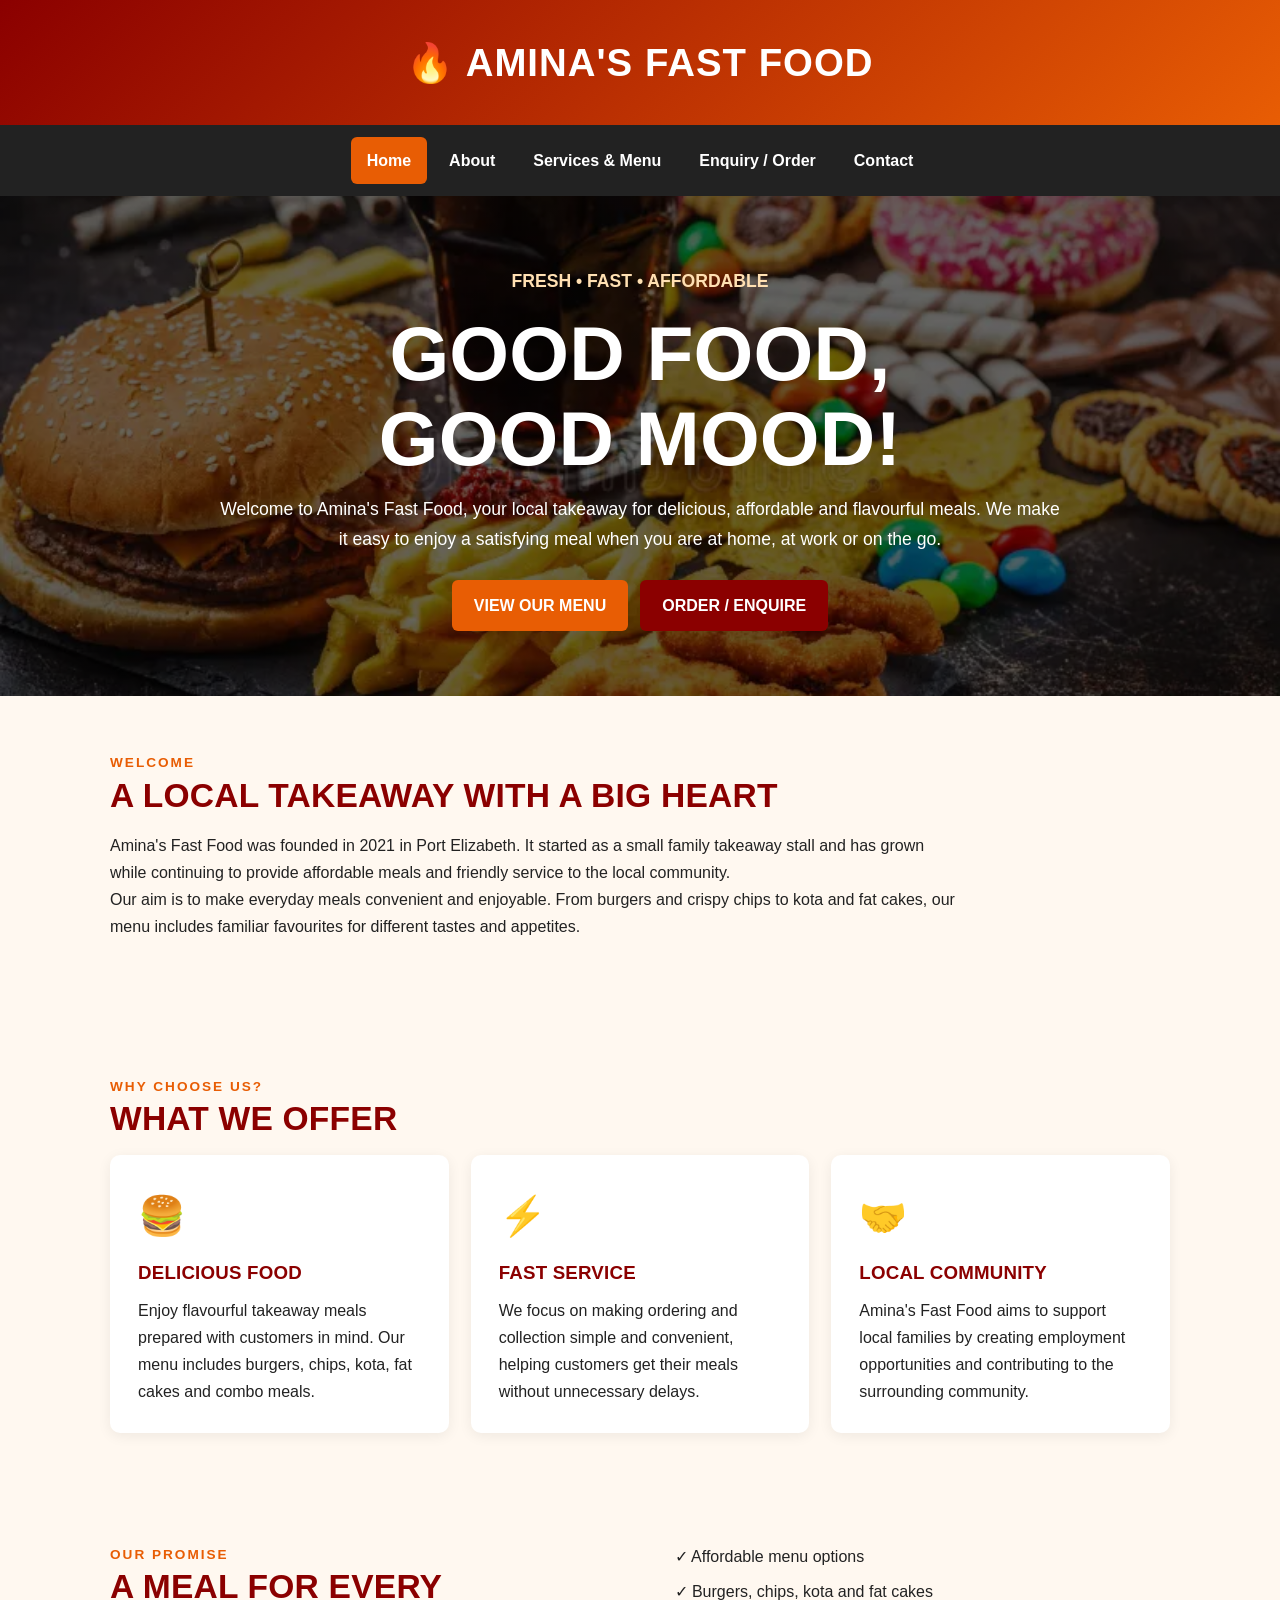
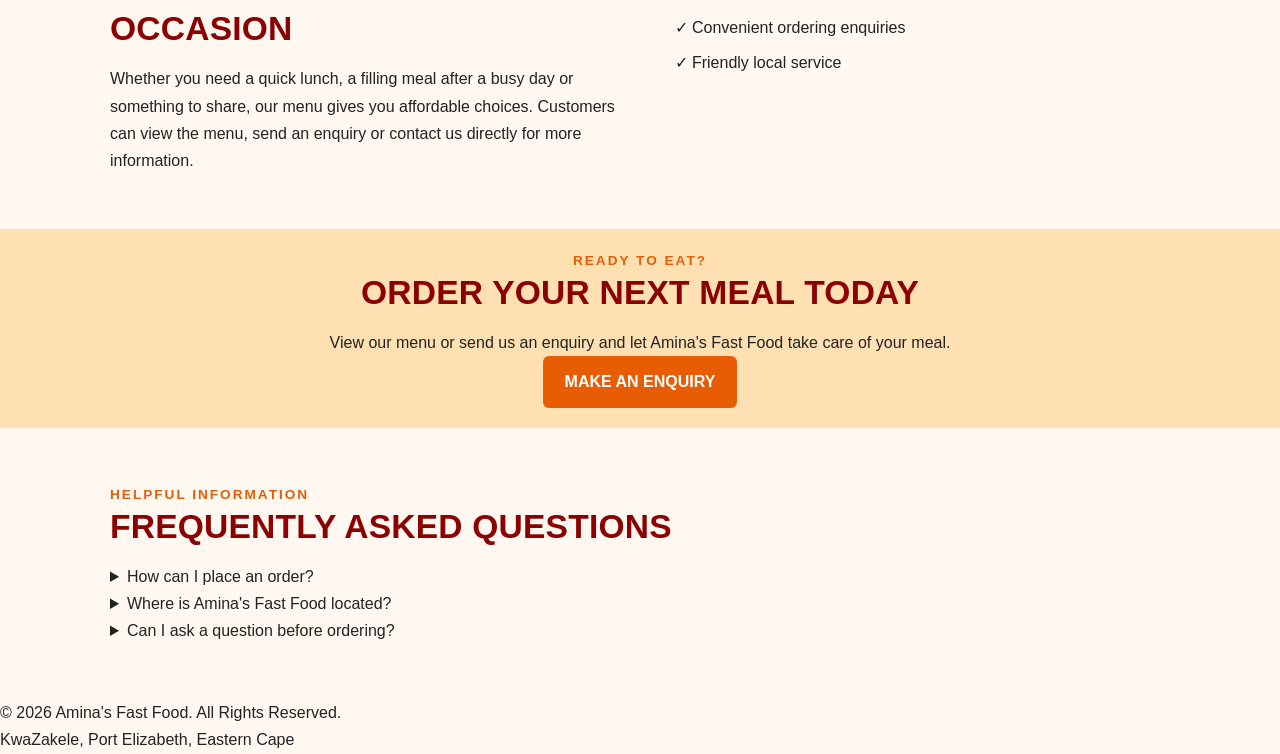
<file: index.html>
<!DOCTYPE html>
<!-- <!DOCTYPE html> tells the browser that this page uses HTML5. -->
<html lang="en">
<!-- <html> is the root element; lang="en" says the page is written in English. -->
<head>
<!-- <head> contains page information that is not displayed as main page content. -->
    <meta charset="UTF-8">
    <!-- Sets page metadata for the browser, search engines or social sharing. -->
    <meta name="description" content="Amina's Fast Food - fresh, fast and affordable meals in KwaZakele, Port Elizabeth.">
      <!-- Sets page metadata for the browser, search engines or social sharing. -->
      <meta name="keywords" content="Amina's Fast Food, fast food KwaZakele, affordable food Gqeberha, Port Elizabeth takeaway, burgers, kota, chips, fat cakes">
    <!-- Sets page metadata for the browser, search engines or social sharing. -->
    <meta name="viewport" content="width=device-width, initial-scale=1.0">
    <!-- <meta charset> sets UTF-8 character encoding so text and symbols display correctly. -->
    <!-- The viewport meta tag makes the layout fit phones, tablets and computers. -->
<meta property="og:title" content="Amina's Fast Food | Home">
  <!-- Sets page metadata for the browser, search engines or social sharing. -->
  <meta property="og:description" content="Amina's Fast Food - fresh, fast and affordable meals in KwaZakele, Port Elizabeth.">
    <!-- The description meta tag gives search engines a short description of the page. -->
    <title>Amina's Fast Food | Home</title>
    <!-- <title> sets the name shown on the browser tab. -->
    <link rel="stylesheet" href="Assets/css/style.css">
    <!-- <link> connects this HTML file to the external CSS stylesheet. -->
  <script src="Assets/js/script.js" defer></script>
</head>
<!-- </head> ends the page information section. -->
<body>
<!-- <body> contains all content visible to website visitors. -->

<header class="site-header">
<!-- <header> creates the top section; class="site-header" connects it to CSS styling. -->
    <div class="logo">🔥 AMINA'S FAST FOOD</div>
    <!-- <div> groups the business name; class="logo" identifies it for CSS. -->
</header>
<!-- </header> closes the website header. -->

<nav class="navbar">
<!-- <nav> contains navigation links; class="navbar" styles the navigation with CSS. -->
    <a href="index.html" class="active">Home</a>
    <!-- <a> creates a link; href gives its destination and active marks the current page. -->
    <a href="Pages/about.html">About</a>
    <!-- This <a> link opens the About page. -->
    <a href="Pages/services.html">Services &amp; Menu</a>
    <!-- This <a> link opens the Services and Menu page; &amp; displays an ampersand. -->
    <a href="Pages/enquiry.html">Enquiry / Order</a>
    <!-- This <a> link opens the enquiry and order page. -->
    <a href="Pages/contact.html">Contact</a>
    <!-- This <a> link opens the Contact page. -->
</nav>
<!-- </nav> closes the navigation menu. -->

<main>
<!-- <main> identifies the main content of the webpage. -->
    <section class="hero">
    <!-- <section> creates a content section; class="hero" gives it the large hero design. -->
        <div class="hero-content">
        <!-- <div> groups the hero content; hero-content controls its width with CSS. -->
            <p class="tagline">FRESH • FAST • AFFORDABLE</p>
            <!-- <p> displays the short hero slogan. -->
            <h1>GOOD FOOD,<br>GOOD MOOD!</h1>
            <!-- <h1> is the main heading; <br> forces the second words onto a new line. -->
            <p>Welcome to Amina's Fast Food, your local takeaway for delicious, affordable and flavourful meals. We make it easy to enjoy a satisfying meal when you are at home, at work or on the go.</p>
            <!-- <p> displays the introductory hero paragraph. -->
            <div class="button-group">
            <!-- This <div> groups the call-to-action buttons for CSS layout. -->
                <a href="Pages/services.html" class="btn">VIEW OUR MENU</a>
                <!-- This <a> acts as a styled button and opens the menu page. -->
                <a href="Pages/enquiry.html" class="btn btn-red">ORDER / ENQUIRE</a>
                <!-- This <a> opens the order page and uses two CSS classes for button styling. -->
            </div>
            <!-- </div> closes the button group. -->
        </div>
        <!-- </div> closes the hero content container. -->
    </section>
    <!-- </section> closes the hero area. -->

    <section class="container intro">
    <!-- This <section> contains the welcome information and uses container and intro CSS classes. -->
        <p class="eyebrow">WELCOME</p>
        <!-- This <p> is a small section label styled by the eyebrow class. -->
        <h2>A LOCAL TAKEAWAY WITH A BIG HEART</h2>
        <!-- <h2> creates a second-level section heading. -->
        <p>Amina's Fast Food was founded in 2021 in Port Elizabeth. It started as a small family takeaway stall and has grown while continuing to provide affordable meals and friendly service to the local community.</p>
        <!-- This <p> gives background information about the business. -->
        <p>Our aim is to make everyday meals convenient and enjoyable. From burgers and crispy chips to kota and fat cakes, our menu includes familiar favourites for different tastes and appetites.</p>
        <!-- This <p> explains the food choices offered by the business. -->
    </section>
    <!-- </section> closes the introduction section. -->

    <section class="container">
    <!-- This <section> contains the main features of the business. -->
        <div class="section-heading">
        <!-- This <div> groups the section heading text. -->
            <p class="eyebrow">WHY CHOOSE US?</p>
            <!-- The eyebrow paragraph provides a small heading label. -->
            <h2>WHAT WE OFFER</h2>
            <!-- <h2> displays the section title. -->
        </div>
        <!-- </div> closes the section heading group. -->

        <div class="cards">
        <!-- This <div> creates a grid container for the feature cards. -->
            <article class="card">
            <!-- <article> contains one independent feature; class="card" applies card styling. -->
                <div class="card-icon">🍔</div>
                <!-- This <div> displays the burger icon used for the card. -->
                <h3>DELICIOUS FOOD</h3>
                <!-- <h3> creates the card heading. -->
                <p>Enjoy flavourful takeaway meals prepared with customers in mind. Our menu includes burgers, chips, kota, fat cakes and combo meals.</p>
                <!-- <p> describes the food offered. -->
            </article>
            <!-- </article> closes the first feature card. -->

            <article class="card">
            <!-- This <article> creates the second feature card. -->
                <div class="card-icon">⚡</div>
                <!-- This <div> displays the fast-service icon. -->
                <h3>FAST SERVICE</h3>
                <!-- <h3> creates the fast-service heading. -->
                <p>We focus on making ordering and collection simple and convenient, helping customers get their meals without unnecessary delays.</p>
                <!-- <p> explains the service benefit. -->
            </article>
            <!-- </article> closes the second feature card. -->

            <article class="card">
            <!-- This <article> creates the third feature card. -->
                <div class="card-icon">🤝</div>
                <!-- This <div> displays the community icon. -->
                <h3>LOCAL COMMUNITY</h3>
                <!-- <h3> creates the community heading. -->
                <p>Amina's Fast Food aims to support local families by creating employment opportunities and contributing to the surrounding community.</p>
                <!-- <p> explains the business community focus. -->
            </article>
            <!-- </article> closes the third feature card. -->
        </div>
        <!-- </div> closes the cards grid. -->
    </section>
    <!-- </section> closes the features section. -->

    <section class="container highlights">
    <!-- This <section> contains the business promise and uses the highlights grid. -->
        <div>
        <!-- <div> groups the promise heading and paragraph. -->
            <p class="eyebrow">OUR PROMISE</p>
            <!-- This <p> is the small section label. -->
            <h2>A MEAL FOR EVERY OCCASION</h2>
            <!-- <h2> creates the section heading. -->
            <p>Whether you need a quick lunch, a filling meal after a busy day or something to share, our menu gives you affordable choices. Customers can view the menu, send an enquiry or contact us directly for more information.</p>
            <!-- This <p> explains the available meal choices. -->
        </div>
        <!-- </div> closes the promise content. -->
        <div class="info-list">
        <!-- This <div> groups the list-style highlights and applies info-list CSS. -->
            <p>✓ Affordable menu options</p>
            <!-- <p> displays the first highlighted point. -->
            <p>✓ Burgers, chips, kota and fat cakes</p>
            <!-- <p> displays the second highlighted point. -->
            <p>✓ Convenient ordering enquiries</p>
            <!-- <p> displays the third highlighted point. -->
            <p>✓ Friendly local service</p>
            <!-- <p> displays the fourth highlighted point. -->
        </div>
        <!-- </div> closes the highlights list. -->
    </section>
    <!-- </section> closes the highlights section. -->

    <section class="cta">
    <!-- <section> creates the final call-to-action area; cta is its CSS class. -->
        <p class="eyebrow">READY TO EAT?</p>
        <!-- This <p> displays the CTA label. -->
        <h2>ORDER YOUR NEXT MEAL TODAY</h2>
        <!-- <h2> displays the CTA heading. -->
        <p>View our menu or send us an enquiry and let Amina's Fast Food take care of your meal.</p>
        <!-- <p> gives visitors instructions before the button. -->
        <a href="Pages/enquiry.html" class="btn">MAKE AN ENQUIRY</a>
        <!-- <a> creates a styled button that opens the enquiry page. -->
    </section>
    <!-- </section> closes the CTA section. -->

<section class="container faq-section">
<p class="eyebrow">HELPFUL INFORMATION</p><h2>FREQUENTLY ASKED QUESTIONS</h2>
<details class="faq-item"><summary>How can I place an order?</summary><p>View the menu, complete the Enquiry / Order form and use WhatsApp to confirm your request.</p></details>
<details class="faq-item"><summary>Where is Amina's Fast Food located?</summary><p>The business is listed in KwaZakele, Port Elizabeth, Eastern Cape. Use the Contact page map link for directions.</p></details>
<details class="faq-item"><summary>Can I ask a question before ordering?</summary><p>Yes. Use the Enquiry page for a menu or service question, or the Contact page for a general message.</p></details>
</section>
</main>
<!-- </main> closes the main webpage content. -->

<footer>
<!-- <footer> contains information shown at the bottom of the page. -->
    <p>&copy; 2026 Amina's Fast Food. All Rights Reserved.</p>
    <!-- <p> displays copyright text; &copy; creates the copyright symbol. -->
    <p>KwaZakele, Port Elizabeth, Eastern Cape</p>
    <!-- <p> displays the business location. -->
</footer>
<!-- </footer> closes the footer. -->

</body>
<!-- </body> closes all visible webpage content. -->
</html>
<!-- </html> closes the HTML document. -->
</file>
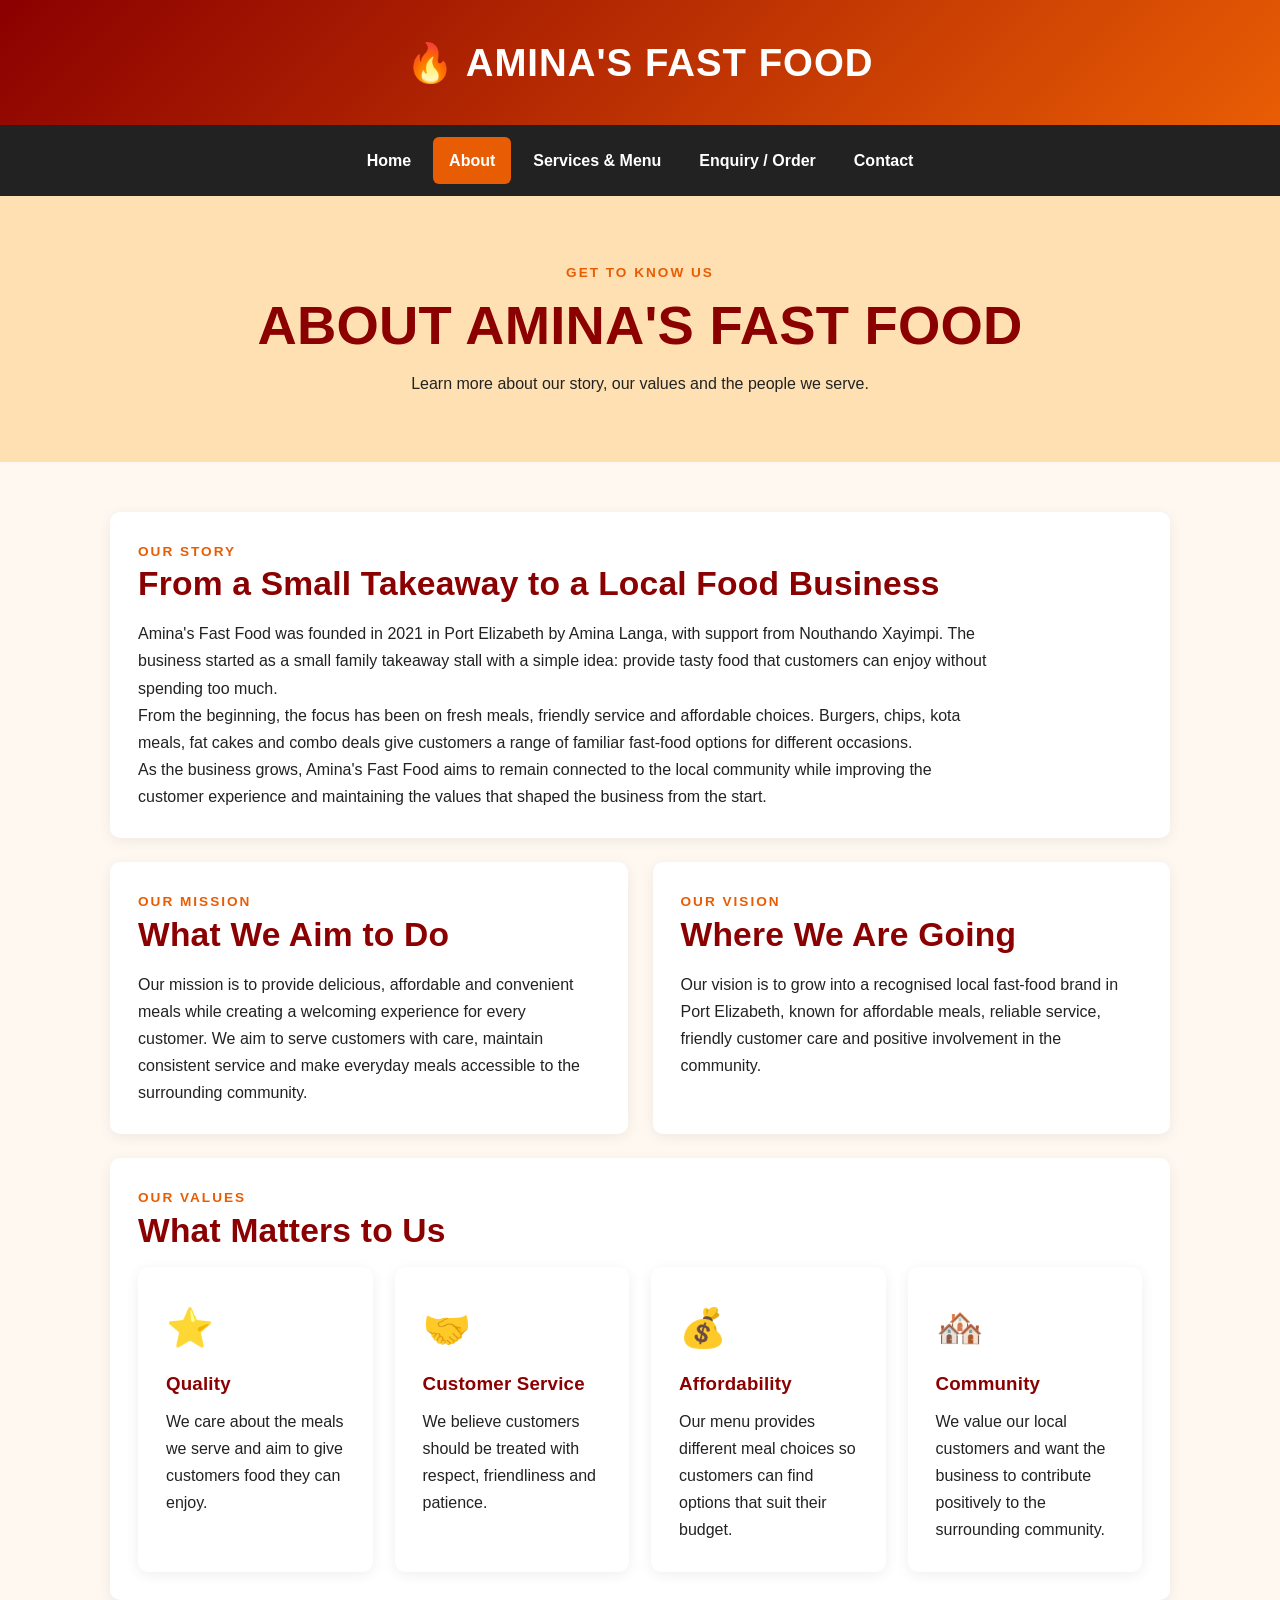
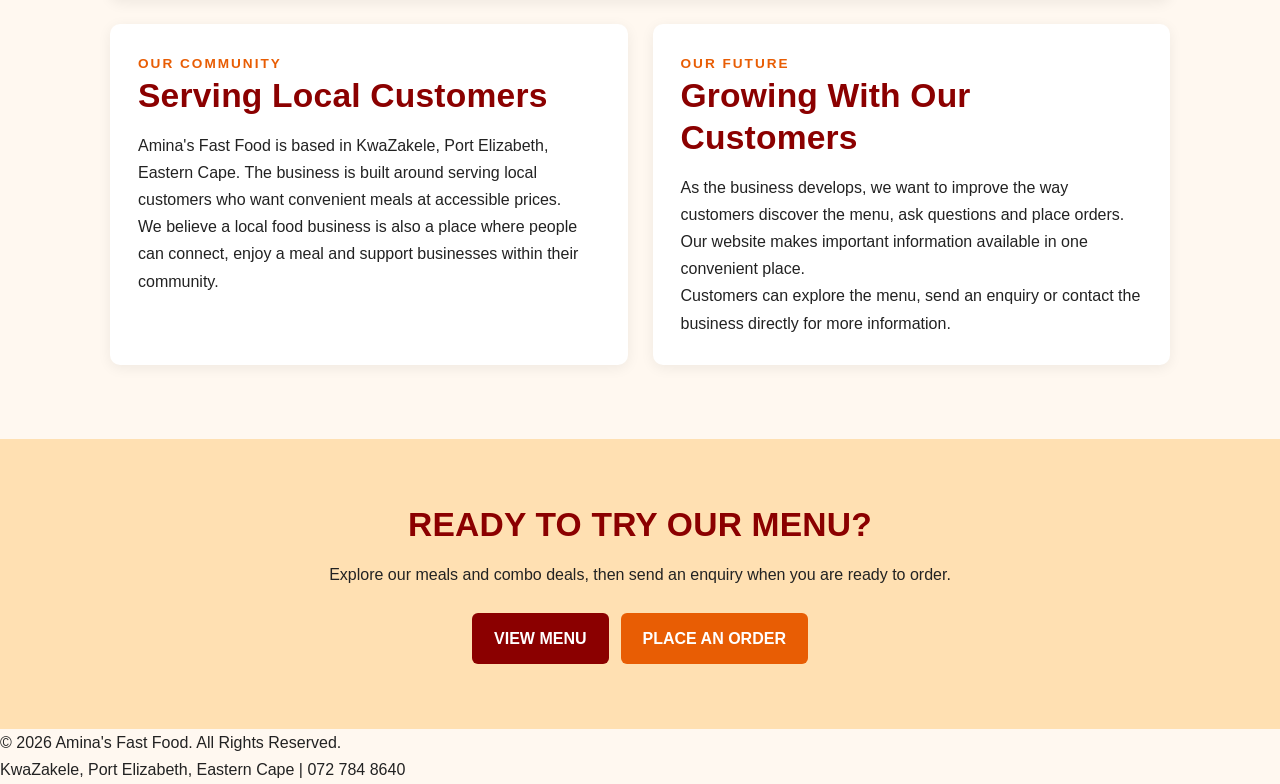
<file: Pages/about.html>
<!-- Page overview: this file contains the About page structure, content and navigation. -->
<!DOCTYPE html>
<!-- DOCTYPE declares that the document uses HTML5. -->
<html lang="en">
<!-- html is the root element; lang="en" sets English as the page language. -->
<head>
<!-- head contains metadata and links used by the browser. -->
  <meta charset="UTF-8">
  <meta name="description" content="Learn about Amina's Fast Food, our story, mission, vision and values.">
      <meta name="keywords" content="about Amina's Fast Food, fast food business KwaZakele, local takeaway Gqeberha, affordable meals, Port Elizabeth food business">
  <meta name="viewport" content="width=device-width, initial-scale=1.0">
  <!-- meta charset sets UTF-8 character encoding. -->
  <!-- viewport makes the page responsive on different screen sizes. -->
<meta property="og:title" content="About Us | Amina's Fast Food">
  <meta property="og:description" content="Learn about Amina's Fast Food, our story, mission, vision and values.">
  <!-- description gives search engines a short description of the page. -->
  <title>About Us | Amina's Fast Food</title>
  <!-- title sets the text shown on the browser tab. -->
  <link rel="stylesheet" href="../Assets/css/style.css">
  <!-- link connects this page to the external CSS file; ../ goes up from Pages to the main folder. -->
  <script src="../Assets/js/script.js" defer></script>
</head>
<!-- Closing head ends the metadata area. -->
<body>
<!-- body contains the visible webpage content. -->
  <header class="site-header">
  <!-- header creates the top website section and site-header connects it to CSS. -->
    <div class="logo">🔥 AMINA'S FAST FOOD</div>
    <!-- div groups the business name; logo is the CSS class. -->
  </header>
  <!-- Closing header ends the website header. -->

  <nav class="navbar">
  <!-- nav contains the main website navigation links. -->
    <a href="../index.html">Home</a>
    <!-- a creates a hyperlink; href gives the destination. -->
    <a class="active" href="about.html">About</a>
    <!-- class="active" shows that About is the current page. -->
    <a href="services.html">Services &amp; Menu</a>
    <!-- This link opens the Services and Menu page; &amp; displays &. -->
    <a href="enquiry.html">Enquiry / Order</a>
    <!-- This link opens the enquiry/order page. -->
    <a href="contact.html">Contact</a>
    <!-- This link opens the contact page. -->
  </nav>
  <!-- Closing nav ends the navigation menu. -->

  <main>
  <!-- main identifies the primary content of this webpage. -->
    <section class="page-banner page-header">
    <!-- section creates a content area; the two classes control banner styling. -->
      <p class="eyebrow">GET TO KNOW US</p>
      <!-- p displays a small section label. -->
      <h1>ABOUT AMINA'S FAST FOOD</h1>
      <!-- h1 is the main heading of the page. -->
      <p>Learn more about our story, our values and the people we serve.</p>
      <!-- p displays supporting text below the main heading. -->
    </section>
    <!-- Closing section ends the page banner. -->

    <section class="container content-section">
    <!-- This section uses container for width and content-section for spacing. -->
      <div class="box intro">
      <!-- div groups the story; box and intro provide CSS styling. -->
        <p class="eyebrow">OUR STORY</p>
        <!-- p displays the story label. -->
        <h2>From a Small Takeaway to a Local Food Business</h2>
        <!-- h2 creates a section heading below the page h1. -->
        <p>Amina's Fast Food was founded in 2021 in Port Elizabeth by Amina Langa, with support from Nouthando Xayimpi. The business started as a small family takeaway stall with a simple idea: provide tasty food that customers can enjoy without spending too much.</p>
        <!-- p contains the first paragraph of the business story. -->
        <p>From the beginning, the focus has been on fresh meals, friendly service and affordable choices. Burgers, chips, kota meals, fat cakes and combo deals give customers a range of familiar fast-food options for different occasions.</p>
        <!-- p contains the second story paragraph. -->
        <p>As the business grows, Amina's Fast Food aims to remain connected to the local community while improving the customer experience and maintaining the values that shaped the business from the start.</p>
        <!-- p contains the third story paragraph. -->
      </div>
      <!-- Closing div ends the story box. -->

      <div class="two-column">
      <!-- div creates a two-column layout controlled by CSS Grid. -->
        <div class="box">
        <!-- div creates the mission content box. -->
          <p class="eyebrow">OUR MISSION</p>
          <!-- p displays the mission label. -->
          <h2>What We Aim to Do</h2>
          <!-- h2 creates the mission heading. -->
          <p>Our mission is to provide delicious, affordable and convenient meals while creating a welcoming experience for every customer. We aim to serve customers with care, maintain consistent service and make everyday meals accessible to the surrounding community.</p>
          <!-- p explains the business mission. -->
        </div>
        <!-- Closing div ends the mission box. -->
        <div class="box">
        <!-- div creates the vision content box. -->
          <p class="eyebrow">OUR VISION</p>
          <!-- p displays the vision label. -->
          <h2>Where We Are Going</h2>
          <!-- h2 creates the vision heading. -->
          <p>Our vision is to grow into a recognised local fast-food brand in Port Elizabeth, known for affordable meals, reliable service, friendly customer care and positive involvement in the community.</p>
          <!-- p explains the business vision. -->
        </div>
        <!-- Closing div ends the vision box. -->
      </div>
      <!-- Closing div ends the two-column layout. -->

      <div class="box">
      <!-- div creates the values section box. -->
        <p class="eyebrow">OUR VALUES</p>
        <!-- p displays the values label. -->
        <h2>What Matters to Us</h2>
        <!-- h2 creates the values heading. -->
        <div class="cards">
        <!-- div creates a responsive grid for the value cards. -->
          <article class="card">
          <!-- article creates the Quality card. -->
            <div class="card-icon">⭐</div>
            <!-- div displays the card icon. -->
            <h3>Quality</h3>
            <!-- h3 creates the card heading. -->
            <p>We care about the meals we serve and aim to give customers food they can enjoy.</p>
            <!-- p describes the Quality value. -->
          </article>
          <!-- Closing article ends the Quality card. -->
          <article class="card">
          <!-- article creates the Customer Service card. -->
            <div class="card-icon">🤝</div>
            <!-- div displays the service icon. -->
            <h3>Customer Service</h3>
            <!-- h3 creates the service heading. -->
            <p>We believe customers should be treated with respect, friendliness and patience.</p>
            <!-- p describes the Customer Service value. -->
          </article>
          <!-- Closing article ends the Customer Service card. -->
          <article class="card">
          <!-- article creates the Affordability card. -->
            <div class="card-icon">💰</div>
            <!-- div displays the affordability icon. -->
            <h3>Affordability</h3>
            <!-- h3 creates the affordability heading. -->
            <p>Our menu provides different meal choices so customers can find options that suit their budget.</p>
            <!-- p describes the Affordability value. -->
          </article>
          <!-- Closing article ends the Affordability card. -->
          <article class="card">
          <!-- article creates the Community card. -->
            <div class="card-icon">🏘️</div>
            <!-- div displays the community icon. -->
            <h3>Community</h3>
            <!-- h3 creates the community heading. -->
            <p>We value our local customers and want the business to contribute positively to the surrounding community.</p>
            <!-- p describes the Community value. -->
          </article>
          <!-- Closing article ends the Community card. -->
        </div>
        <!-- Closing div ends the cards grid. -->
      </div>
      <!-- Closing div ends the values box. -->

      <div class="highlights">
      <!-- div creates another two-column grid for community and future information. -->
        <div class="box">
        <!-- div creates the community information box. -->
          <p class="eyebrow">OUR COMMUNITY</p>
          <!-- p displays the community label. -->
          <h2>Serving Local Customers</h2>
          <!-- h2 creates the community heading. -->
          <p>Amina's Fast Food is based in KwaZakele, Port Elizabeth, Eastern Cape. The business is built around serving local customers who want convenient meals at accessible prices.</p>
          <!-- p explains the local community served. -->
          <p>We believe a local food business is also a place where people can connect, enjoy a meal and support businesses within their community.</p>
          <!-- p explains the community connection. -->
        </div>
        <!-- Closing div ends the community box. -->
        <div class="box">
        <!-- div creates the future information box. -->
          <p class="eyebrow">OUR FUTURE</p>
          <!-- p displays the future label. -->
          <h2>Growing With Our Customers</h2>
          <!-- h2 creates the future heading. -->
          <p>As the business develops, we want to improve the way customers discover the menu, ask questions and place orders. Our website makes important information available in one convenient place.</p>
          <!-- p explains future website improvements. -->
          <p>Customers can explore the menu, send an enquiry or contact the business directly for more information.</p>
          <!-- p explains how customers can use the website. -->
        </div>
        <!-- Closing div ends the future box. -->
      </div>
      <!-- Closing div ends the highlights layout. -->
    </section>
    <!-- Closing section ends the About page content. -->

    <section class="cta">
    <!-- section creates the call-to-action area. -->
      <div class="container">
      <!-- div uses container to control the CTA width and spacing. -->
        <h2>READY TO TRY OUR MENU?</h2>
        <!-- h2 displays the CTA heading. -->
        <p>Explore our meals and combo deals, then send an enquiry when you are ready to order.</p>
        <!-- p gives visitors instructions before the links. -->
        <div class="button-group">
        <!-- div groups the CTA buttons. -->
          <a href="services.html" class="btn btn-red">VIEW MENU</a>
          <!-- a creates a styled link to the menu page. -->
          <a href="enquiry.html" class="btn">PLACE AN ORDER</a>
          <!-- a creates a styled link to the order page. -->
        </div>
        <!-- Closing div ends the CTA button group. -->
      </div>
      <!-- Closing div ends the CTA container. -->
    </section>
    <!-- Closing section ends the CTA area. -->
  </main>
  <!-- Closing main ends the primary page content. -->

  <footer>
  <!-- footer contains information shown at the bottom of the page. -->
    <p>&copy; 2026 Amina's Fast Food. All Rights Reserved.</p>
    <!-- p displays copyright text; &copy; creates the copyright symbol. -->
    <p>KwaZakele, Port Elizabeth, Eastern Cape | 072 784 8640</p>
    <!-- p displays the business location and phone number. -->
  </footer>
  <!-- Closing footer ends the footer section. -->
</body>
<!-- Closing body ends the visible webpage content. -->
</html>
<!-- Closing html ends the complete HTML document. -->
</file>
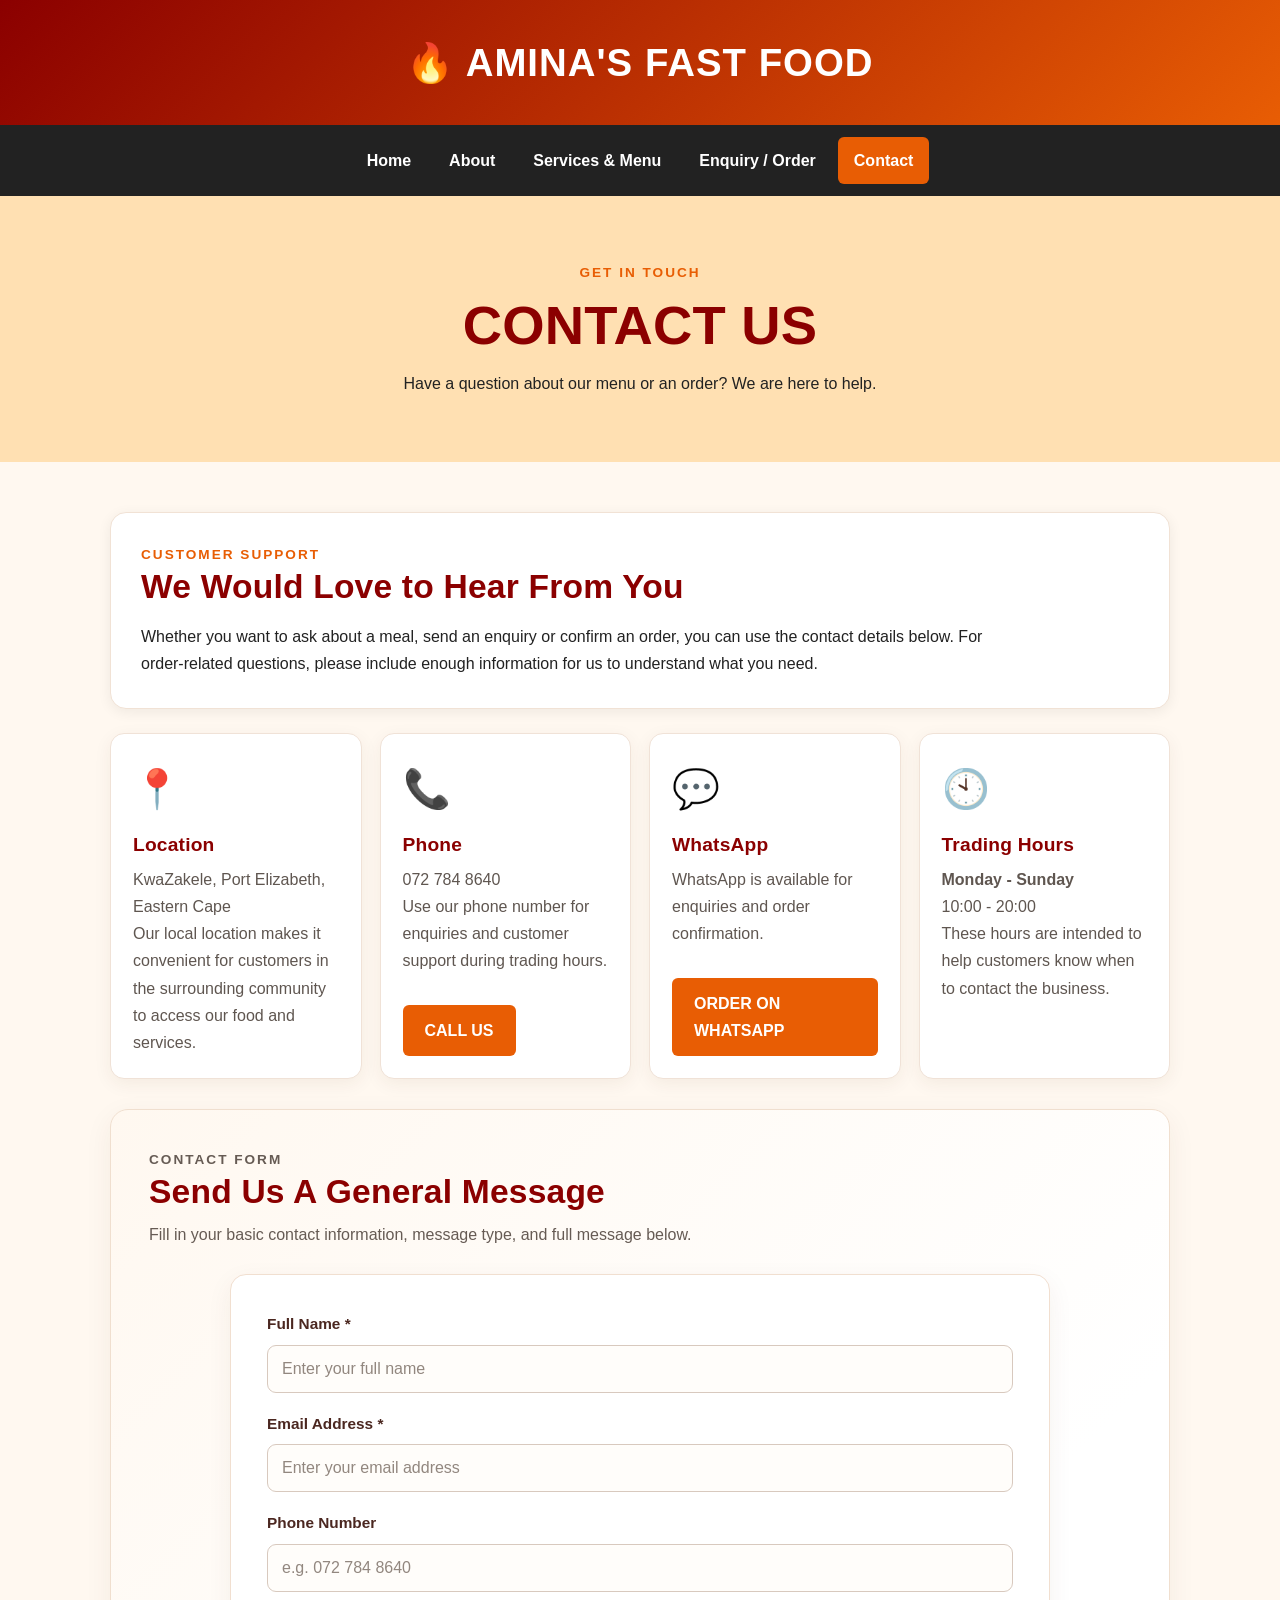
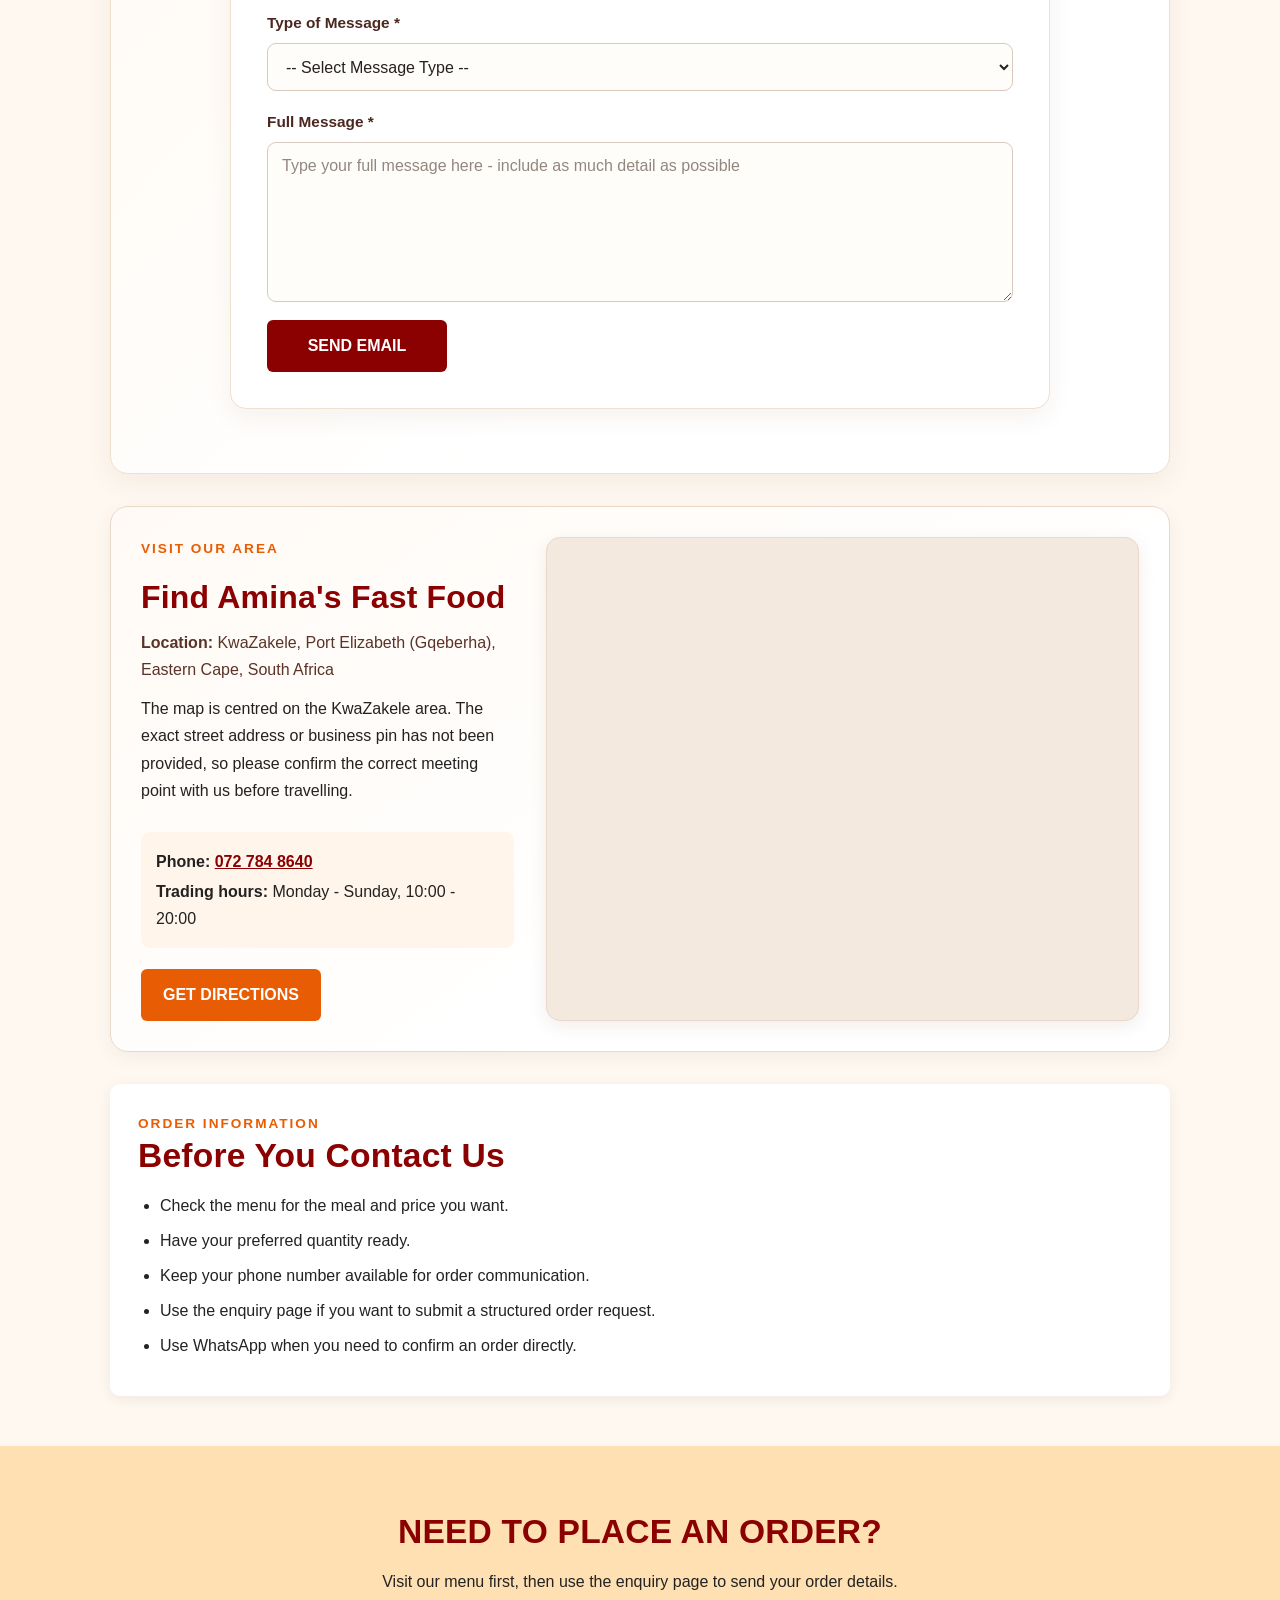
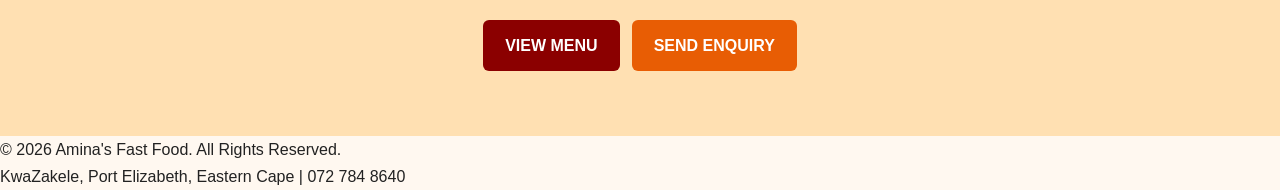
<file: Pages/contact.html>
<!-- Page overview: this file contains the contact page structure, content and interactive controls. -->
<!DOCTYPE html>
<!-- DOCTYPE declares that the document uses HTML5. -->
<html lang="en">
<!-- html is the root element; lang="en" identifies English. -->
<head>
<!-- head contains metadata and external resources. -->
  <meta charset="UTF-8">
  <meta name="description" content="Contact Amina's Fast Food in KwaZakele, Port Elizabeth, Eastern Cape.">
      <meta name="keywords" content="contact Amina's Fast Food, KwaZakele fast food, Port Elizabeth takeaway contact, Gqeberha food enquiries, phone and WhatsApp orders">
  <meta name="viewport" content="width=device-width, initial-scale=1.0">
  <!-- meta charset sets UTF-8 character encoding. -->
  <!-- viewport makes the page responsive. -->
<meta property="og:title" content="Contact | Amina's Fast Food">
  <meta property="og:description" content="Contact Amina's Fast Food in KwaZakele, Port Elizabeth, Eastern Cape.">
  <!-- description gives search engines a short description of this page. -->
  <title>Contact | Amina's Fast Food</title>
  <!-- title sets the browser tab title. -->
  <link rel="stylesheet" href="../Assets/css/style.css">
  <!-- link connects the page to the shared CSS stylesheet. -->
  <script src="../Assets/js/script.js?v=20261030-3" defer></script>
</head>
<!-- Closing head ends the metadata section. -->
<body>
<!-- body contains the visible webpage content. -->
  <header class="site-header">
  <!-- header creates the top website section; site-header connects to CSS. -->
    <div class="logo">🔥 AMINA'S FAST FOOD</div>
    <!-- div groups the business name; logo identifies its CSS styling. -->
  </header>
  <!-- Closing header ends the website header. -->

  <nav class="navbar">
  <!-- nav contains the website navigation links. -->
    <a href="../index.html">Home</a>
    <!-- a creates a hyperlink and href gives the destination. -->
    <a href="about.html">About</a>
    <!-- a links to the About page. -->
    <a href="services.html">Services &amp; Menu</a>
    <!-- a links to the Services and Menu page; &amp; displays an ampersand. -->
    <a href="enquiry.html">Enquiry / Order</a>
    <!-- a links to the Enquiry and Order page. -->
    <a class="active" href="contact.html">Contact</a>
    <!-- active identifies Contact as the current page. -->
  </nav>
  <!-- Closing nav ends the navigation menu. -->

  <main>
  <!-- main contains the primary content of the page. -->
    <section class="page-banner page-header">
    <!-- section creates the contact page banner; classes connect to CSS. -->
      <p class="eyebrow">GET IN TOUCH</p>
      <!-- p displays the small banner label. -->
      <h1>CONTACT US</h1>
      <!-- h1 creates the main heading. -->
      <p>Have a question about our menu or an order? We are here to help.</p>
      <!-- p provides supporting text. -->
    </section>
    <!-- Closing section ends the banner. -->

    <section class="container contact-section">
    <!-- section contains contact information and uses container/contact-section CSS. -->
      <div class="box intro">
      <!-- div creates the introduction box. -->
        <p class="eyebrow">CUSTOMER SUPPORT</p>
        <!-- p displays the customer support label. -->
        <h2>We Would Love to Hear From You</h2>
        <!-- h2 creates the support heading. -->
        <p>Whether you want to ask about a meal, send an enquiry or confirm an order, you can use the contact details below. For order-related questions, please include enough information for us to understand what you need.</p>
        <!-- p explains how customers can contact the business. -->
      </div>
      <!-- Closing div ends the introduction box. -->

      <div class="contact-grid">
      <!-- div creates a responsive grid for contact cards. -->
        <div class="contact-box">
        <!-- div creates the location contact card. -->
          <div class="card-icon">📍</div>
          <!-- div displays the location icon. -->
          <h2>Location</h2>
          <!-- h2 creates the Location heading. -->
          <p>KwaZakele, Port Elizabeth, Eastern Cape</p>
          <!-- p displays the business location. -->
          <p>Our local location makes it convenient for customers in the surrounding community to access our food and services.</p>
          <!-- p explains the purpose of the location information. -->
        </div>
        <!-- Closing div ends the location card. -->

        <div class="contact-box">
        <!-- div creates the phone contact card. -->
          <div class="card-icon">📞</div>
          <!-- div displays the phone icon. -->
          <h2>Phone</h2>
          <!-- h2 creates the Phone heading. -->
          <p>072 784 8640</p>
          <!-- p displays the phone number. -->
          <p>Use our phone number for enquiries and customer support during trading hours.</p>
          <!-- p explains how the phone number can be used. -->
          <a href="tel:0727848640" class="btn">CALL US</a>
          <!-- a creates a clickable telephone link; tel: allows supported devices to call. -->
        </div>
        <!-- Closing div ends the phone card. -->

        <div class="contact-box">
        <!-- div creates the WhatsApp contact card. -->
          <div class="card-icon">💬</div>
          <!-- div displays the WhatsApp icon. -->
          <h2>WhatsApp</h2>
          <!-- h2 creates the WhatsApp heading. -->
          <p>WhatsApp is available for enquiries and order confirmation.</p>
          <!-- p explains the WhatsApp purpose. -->
          <a class="btn" href="https://wa.me/27727848640" target="_blank" rel="noopener">ORDER ON WHATSAPP</a>
          <!-- a creates the WhatsApp button; target opens a new tab and rel adds security. -->
        </div>
        <!-- Closing div ends the WhatsApp card. -->

        <div class="contact-box">
        <!-- div creates the trading-hours card. -->
          <div class="card-icon">🕙</div>
          <!-- div displays the clock icon. -->
          <h2>Trading Hours</h2>
          <!-- h2 creates the trading-hours heading. -->
          <p><strong>Monday - Sunday</strong></p>
          <!-- strong makes the days bold inside the paragraph. -->
          <p>10:00 - 20:00</p>
          <!-- p displays the trading time. -->
          <p>These hours are intended to help customers know when to contact the business.</p>
          <!-- p explains the purpose of the hours. -->
        </div>
        <!-- Closing div ends the trading-hours card. -->
      </div>
      <!-- Closing div ends the contact grid. -->

      <!-- NEW CONTACT FORM REQUIRED BY ASSIGNMENT -->
      <div class="contact-form-panel">
      <!-- div creates contact form box with top margin. -->
        <p class="eyebrow">CONTACT FORM</p>
        <!-- p displays small label for form. -->
        <h2>Send Us A General Message</h2>
        <!-- h2 creates heading for contact form. -->
        <p>Fill in your basic contact information, message type, and full message below.</p>
        <!-- p explains form purpose. -->

        <form id="contactForm" class="order-form" action="mailto:aminafastfood@gmail.com" method="get" novalidate>
        <!-- form collects contact info; onsubmit runs validation and email compilation. -->
          
          <div class="form-group">
          <!-- div groups name field for styling. -->
            <label for="cName">Full Name *</label>
            <!-- label describes full name input. -->
            <input type="text" id="cName" name="cName" placeholder="Enter your full name" autocomplete="name" maxlength="80" data-required="true">
            <!-- input type text collects name; required prevents empty submission. -->
          </div>
          <!-- Closing div ends name group. -->

          <div class="form-group">
          <!-- div groups email field. -->
            <label for="cEmail">Email Address *</label>
            <!-- label describes email field. -->
            <input type="email" id="cEmail" name="cEmail" placeholder="Enter your email address" autocomplete="email" data-required="true">
            <!-- input type email validates email format; required makes mandatory. -->
          </div>
          <!-- Closing div ends email group. -->

          <div class="form-group">
          <!-- div groups phone field. -->
            <label for="cPhone">Phone Number</label>
            <!-- label describes phone field. -->
            <input type="tel" id="cPhone" name="cPhone" placeholder="e.g. 072 784 8640" autocomplete="tel" maxlength="14">
            <!-- input type tel collects phone number. -->
          </div>
          <!-- Closing div ends phone group. -->

          <div class="form-group">
          <!-- div groups message type field. -->
            <label for="msgType">Type of Message *</label>
            <!-- label describes type of message. -->
            <select id="msgType" name="msgType" data-required="true">
            <!-- select creates dropdown for message type; required makes mandatory. -->
              <option value="">-- Select Message Type --</option>
              <!-- option default placeholder. -->
              <option value="General Enquiry">General Enquiry</option>
              <!-- option for general enquiry. -->
              <option value="Feedback">Feedback</option>
              <!-- option for feedback. -->
              <option value="Complaint">Complaint</option>
              <!-- option for complaint. -->
              <option value="Support">Support / Help</option>
              <!-- option for support. -->
              <option value="Compliment">Compliment</option>
              <!-- option for compliment. -->
            </select>
            <!-- Closing select ends dropdown. -->
          </div>
          <!-- Closing div ends message type group. -->

          <div class="form-group">
          <!-- div groups full message field. -->
            <label for="fullMessage">Full Message *</label>
            <!-- label describes full message textarea. -->
            <textarea id="fullMessage" name="fullMessage" rows="6" maxlength="1000" placeholder="Type your full message here - include as much detail as possible" data-required="true"></textarea>
            <!-- textarea creates multi-line text box for full message; required makes mandatory. -->
          </div>
          <!-- Closing div ends full message group. -->

          <button type="submit" class="btn btn-red">SEND EMAIL</button>
          <!-- button submits form and triggers email compilation; btn btn-red applies styling. -->
          <p id="contactResult" class="form-result" aria-live="polite"></p>
          <!-- p displays result after submission; aria-live helps assistive tech announce changes. -->
        </form>
        <!-- Closing form ends contact form. -->
      </div>
      <!-- Closing div ends contact form box. -->

<section class="map-panel box" aria-labelledby="location-heading">
        <div class="map-copy">
          <p class="eyebrow">VISIT OUR AREA</p>
          <h2 id="location-heading">Find Amina's Fast Food</h2>
          <p class="map-address"><strong>Location:</strong> KwaZakele, Port Elizabeth (Gqeberha), Eastern Cape, South Africa</p>
          <p>The map is centred on the KwaZakele area. The exact street address or business pin has not been provided, so please confirm the correct meeting point with us before travelling.</p>
          <div class="map-details">
            <p><strong>Phone:</strong> <a href="tel:0727848640">072 784 8640</a></p>
            <p><strong>Trading hours:</strong> Monday - Sunday, 10:00 - 20:00</p>
          </div>
          <a class="btn" href="https://www.google.com/maps/search/?api=1&query=Amina%27s%20Fast%20Food%2C%20KwaZakele%2C%20Gqeberha%2C%20South%20Africa" target="_blank" rel="noopener">GET DIRECTIONS</a>
        </div>
        <div class="map-frame-wrap">
          <iframe title="Map of Amina's Fast Food area in KwaZakele, Gqeberha" src="https://www.google.com/maps?q=Amina%27s%20Fast%20Food%2C%20KwaZakele%2C%20Gqeberha%2C%20South%20Africa&output=embed" loading="lazy" referrerpolicy="no-referrer-when-downgrade" allowfullscreen></iframe>
        </div>
      </section>
<div class="two-column contact-extra">
      <!-- div creates two responsive columns for additional information. -->
        <div class="box">
        <!-- div creates the order-information box. -->
          <p class="eyebrow">ORDER INFORMATION</p>
          <!-- p displays the order-information label. -->
          <h2>Before You Contact Us</h2>
          <!-- h2 creates the order-information heading. -->
          <ul class="info-list">
          <!-- ul creates an unordered list; info-list applies CSS spacing. -->
            <li>Check the menu for the meal and price you want.</li>
            <!-- li creates one unordered list item. -->
            <li>Have your preferred quantity ready.</li>
            <!-- li creates another list item. -->
            <li>Keep your phone number available for order communication.</li>
            <!-- li creates another list item. -->
            <li>Use the enquiry page if you want to submit a structured order request.</li>
            <!-- li creates another list item. -->
            <li>Use WhatsApp when you need to confirm an order directly.</li>
            <!-- li creates the final list item. -->
          </ul>
          <!-- Closing ul ends the unordered list. -->
        </div>
        <!-- Closing div ends the order-information box. -->
      </div>
      <!-- Closing div ends the two-column layout. -->
    </section>
    <!-- Closing section ends the contact content. -->

    <section class="cta">
    <!-- section creates the call-to-action area. -->
      <div class="container">
      <!-- div controls the CTA width and spacing. -->
        <h2>NEED TO PLACE AN ORDER?</h2>
        <!-- h2 creates the CTA heading. -->
        <p>Visit our menu first, then use the enquiry page to send your order details.</p>
        <!-- p gives instructions to visitors. -->
        <div class="button-group">
        <!-- div groups the CTA buttons. -->
          <a href="services.html" class="btn btn-red">VIEW MENU</a>
          <!-- a creates a styled link to the menu page. -->
          <a href="enquiry.html" class="btn">SEND ENQUIRY</a>
          <!-- a creates a styled link to the enquiry page. -->
        </div>
        <!-- Closing div ends the CTA button group. -->
      </div>
      <!-- Closing div ends the CTA container. -->
    </section>
    <!-- Closing section ends the CTA area. -->
  </main>
  <!-- Closing main ends the primary content. -->

  <footer>
  <!-- footer contains information displayed at the bottom of the page. -->
    <p>&copy; 2026 Amina's Fast Food. All Rights Reserved.</p>
    <!-- p displays copyright text; &copy; displays the copyright symbol. -->
    <p>KwaZakele, Port Elizabeth, Eastern Cape | 072 784 8640</p>
    <!-- p displays the location and phone number. -->
  </footer>
  <!-- Closing footer ends the footer. -->


</body>
<!-- Closing body ends the visible webpage. -->
</html>
<!-- Closing html ends the complete HTML document. -->
</file>
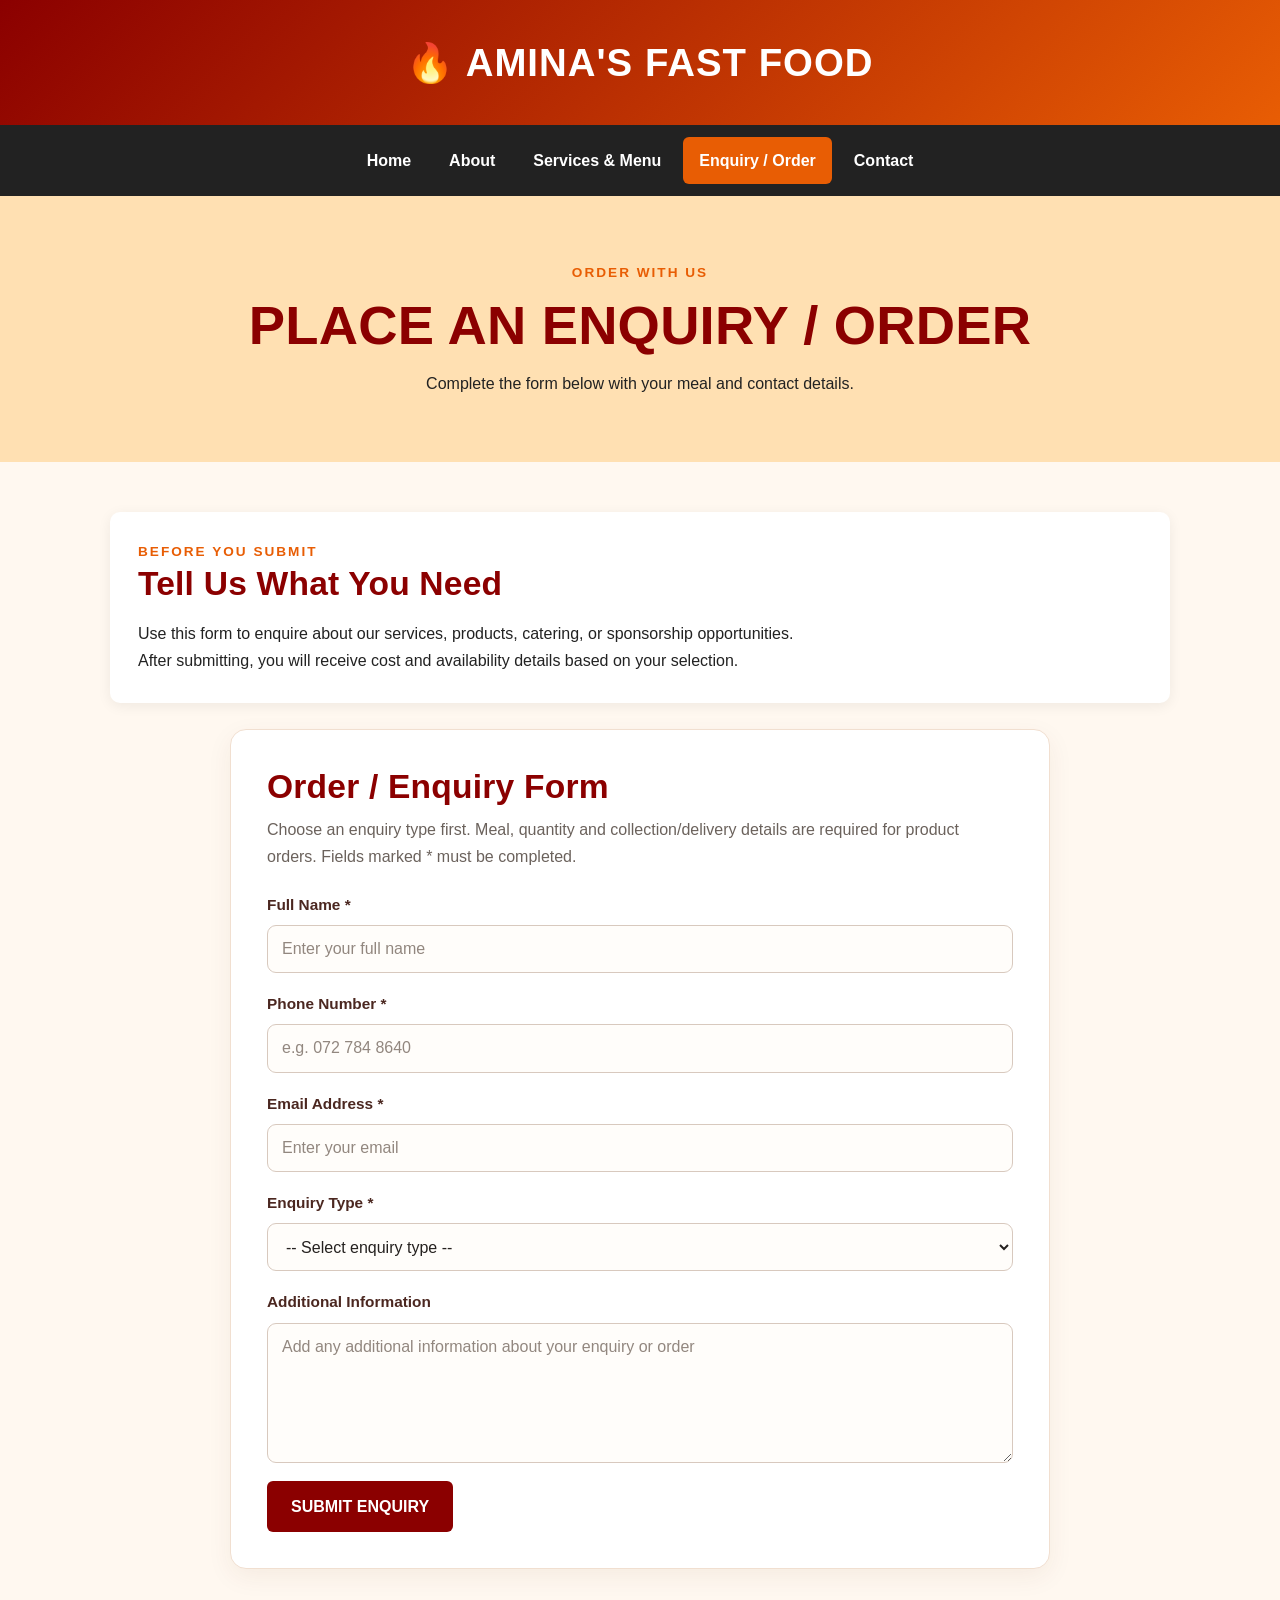
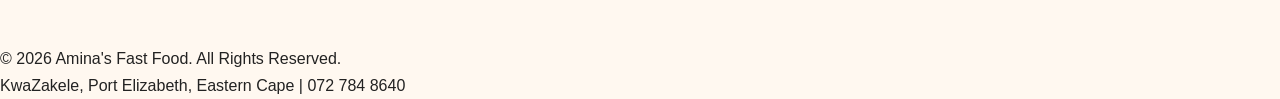
<file: Pages/enquiry.html>
<!-- Page overview: this file contains the enquiry page structure, content and interactive controls. -->
<!DOCTYPE html>
<!-- DOCTYPE declares HTML5. -->
<html lang="en">
<!-- html is the root element; lang="en" identifies English. -->
<head>
<!-- head stores metadata and external resources. -->
  <meta charset="UTF-8">
  <meta name="description" content="Send an enquiry or order request to Amina's Fast Food.">
      <meta name="keywords" content="Amina's Fast Food order, food enquiry, meal order KwaZakele, takeaway order Gqeberha, catering enquiry, food delivery enquiry">
  <meta name="viewport" content="width=device-width, initial-scale=1.0">
  <!-- meta charset sets UTF-8 character encoding. -->
  <!-- viewport makes the page responsive. -->
<meta property="og:title" content="Enquiry &amp; Order | Amina's Fast Food">
  <meta property="og:description" content="Send an enquiry or order request to Amina's Fast Food.">
  <!-- description provides a short search-engine description. -->
  <title>Enquiry &amp; Order | Amina's Fast Food</title>
  <!-- title sets the browser tab title. -->
  <link rel="stylesheet" href="../Assets/css/style.css">
  <!-- link connects this page to the shared external CSS file. -->
  <script src="../Assets/js/script.js?v=20261030-3" defer></script>
</head>
<!-- Closing head ends the metadata area. -->
<body>
<!-- body contains all visible page content. -->
  <header class="site-header">
  <!-- header creates the website header; site-header connects it to CSS. -->
    <div class="logo">🔥 AMINA'S FAST FOOD</div>
    <!-- div groups the business name and logo class styles it. -->
  </header>
  <!-- Closing header ends the header. -->

  <nav class="navbar">
  <!-- nav contains the main navigation links. -->
    <a href="../index.html">Home</a>
    <!-- a creates a hyperlink; href gives its destination. -->
    <a href="about.html">About</a>
    <!-- a links to the About page. -->
    <a href="services.html">Services &amp; Menu</a>
    <!-- a links to the Services and Menu page; &amp; displays an ampersand. -->
    <a class="active" href="enquiry.html">Enquiry / Order</a>
    <!-- active identifies the current page for CSS styling. -->
    <a href="contact.html">Contact</a>
    <!-- a links to the Contact page. -->
  </nav>
  <!-- Closing nav ends the navigation menu. -->

  <main>
  <!-- main contains the main content of the webpage. -->
    <section class="page-banner page-header">
    <!-- section creates the page banner and its CSS classes style it. -->
      <p class="eyebrow">ORDER WITH US</p>
      <!-- p displays the small section label. -->
      <h1>PLACE AN ENQUIRY / ORDER</h1>
      <!-- h1 creates the main page heading. -->
      <p>Complete the form below with your meal and contact details.</p>
      <!-- p displays supporting instructions. -->
    </section>
    <!-- Closing section ends the banner. -->

    <section class="container order-section">
    <!-- section contains the order content and uses CSS container spacing. -->
      <div class="box intro">
      <!-- div groups introductory information and uses box and intro styles. -->
        <p class="eyebrow">BEFORE YOU SUBMIT</p>
        <!-- p displays the section label. -->
        <h2>Tell Us What You Need</h2>
        <!-- h2 creates the introduction heading. -->
        <p>Use this form to enquire about our services, products, catering, or sponsorship opportunities.</p>
        <!-- p explains how the form should be used. -->
        <p>After submitting, you will receive cost and availability details based on your selection.</p>
        <!-- p explains that cost and availability will be shown. -->
      </div>
      <!-- Closing div ends the introduction box. -->

      <form class="order-form" id="enquiryForm" action="mailto:aminafastfood@gmail.com" method="get" target="_blank" novalidate>
      <!-- form collects customer information; onsubmit runs validation and processing. -->
        <h2>Order / Enquiry Form</h2>
        <!-- h2 creates the form heading. -->
        <p class="form-note">Choose an enquiry type first. Meal, quantity and collection/delivery details are required for product orders. Fields marked * must be completed.</p>
        <!-- p gives the user information about required fields. -->

        <div class="form-group">
        <!-- div groups the name label and input for CSS styling. -->
          <label for="name">Full Name *</label>
          <!-- label describes the name input; for connects it to id="name". -->
          <input id="name" name="name" type="text" placeholder="Enter your full name" autocomplete="name" maxlength="80" data-required="true">
          <!-- input creates a text field; required prevents empty submission. -->
        </div>
        <!-- Closing div ends the name field group. -->

        <div class="form-group">
        <!-- div groups the phone label and input. -->
          <label for="phone">Phone Number *</label>
          <!-- label describes the phone input. -->
          <input id="phone" name="phone" type="tel" placeholder="e.g. 072 784 8640" autocomplete="tel" maxlength="14" data-required="true">
          <!-- input type="tel" creates a phone-number field. -->
        </div>
        <!-- Closing div ends the phone field group. -->

        <div class="form-group">
        <!-- div groups the email label and input. -->
          <label for="email">Email Address *</label>
          <!-- label describes the email input. -->
          <input id="email" name="email" type="email" placeholder="Enter your email" autocomplete="email" data-required="true">
          <!-- input type email validates email format. -->
        </div>
        <!-- Closing div ends the email field group. -->

        <div class="form-group">
        <!-- div groups the enquiry type label and select. -->
          <label for="enquiryType">Enquiry Type *</label>
          <!-- label describes enquiry type. -->
          <select id="enquiryType" name="enquiryType" data-required="true">
          <!-- select creates dropdown for enquiry purpose. -->
            <option value="">-- Select enquiry type --</option>
            <!-- option creates default choice. -->
            <option value="product">Product Enquiry (Menu Items)</option>
            <!-- option for product enquiry as per requirement. -->
            <option value="service">Service Enquiry (Catering/Delivery)</option>
            <!-- option for service enquiry as per requirement. -->
            <option value="volunteer">Volunteer / Work With Us</option>
            <!-- option for volunteer as per requirement. -->
            <option value="sponsor">Sponsor / Community Support</option>
            <!-- option for sponsor as per requirement. -->
          </select>
          <!-- Closing select ends enquiry type dropdown. -->
        </div>
        <!-- Closing div ends enquiry type field group. -->

        <div class="form-group product-order-field" data-product-fields>
        <!-- div groups the meal label and select menu. -->
          <label for="order">Select Meal / Product *</label>
          <!-- label describes the meal selection. -->
          <select id="order" name="order">
          <!-- select creates a dropdown menu; required means a meal must be selected. -->
            <option value="">-- Select a meal --</option>
            <!-- option creates the default dropdown choice. -->
            <option value="Classic Burger|35">Classic Burger - R35</option>
            <!-- option value stores meal and price separated by |. -->
            <option value="Cheese Burger|40">Cheese Burger - R40</option>
            <!-- option stores Cheese Burger and price. -->
            <option value="Double Burger|50">Double Burger - R50</option>
            <!-- option stores Double Burger and price. -->
            <option value="Small Chips|20">Small Chips - R20</option>
            <!-- option stores Small Chips and price. -->
            <option value="Medium Chips|30">Medium Chips - R30</option>
            <!-- option stores Medium Chips and price. -->
            <option value="Large Chips|40">Large Chips - R40</option>
            <!-- option stores Large Chips and price. -->
            <option value="Basic Kota|30">Basic Kota - R30</option>
            <!-- option stores Basic Kota and price. -->
            <option value="Cheese Kota|40">Cheese Kota - R40</option>
            <!-- option stores Cheese Kota and price. -->
            <option value="Special Kota|50">Special Kota - R50</option>
            <!-- option stores Special Kota and price. -->
            <option value="Plain Fat Cake|10">Plain Fat Cake - R10</option>
            <option value="Filled Fat Cake|15">Filled Fat Cake - R15</option>
            <option value="Burger Combo|60">Burger Combo - R60</option>
            <!-- option stores Burger Combo and price. -->
            <option value="Kota Combo|70">Kota Combo - R70</option>
            <!-- option stores Kota Combo and price. -->
          </select>
          <!-- Closing select ends the meal dropdown. -->
        </div>
        <!-- Closing div ends the meal field group. -->

        <div class="form-group product-order-field" data-product-fields>
        <!-- div groups the quantity label and input. -->
          <label for="quantity">Quantity *</label>
          <!-- label describes the quantity input. -->
          <input id="quantity" name="quantity" type="number" min="1" max="20" step="1" value="1" data-required="true">
          <!-- number input accepts a quantity; min prevents values below 1. -->
        </div>
        <!-- Closing div ends the quantity field group. -->

        <div class="form-group product-order-field" data-product-fields>
        <!-- div groups the collection/delivery label and select. -->
          <label for="delivery">Collection or Delivery *</label>
          <!-- label describes the delivery choice. -->
          <select id="delivery" name="delivery" data-required="true">
          <!-- select creates the collection or delivery dropdown. -->
            <option value="">-- Select option --</option>
            <!-- option creates the default dropdown choice. -->
            <option value="Collection">Collection</option>
            <!-- option creates the Collection choice. -->
            <option value="Delivery">Delivery</option>
            <!-- option creates the Delivery choice. -->
          </select>
          <!-- Closing select ends the delivery dropdown. -->
        </div>
        <!-- Closing div ends the delivery field group. -->

        <div class="form-group">
        <!-- div groups the additional-information label and textarea. -->
          <label for="message">Additional Information</label>
          <!-- label describes the message area. -->
          <textarea id="message" name="message" maxlength="500" placeholder="Add any additional information about your enquiry or order"></textarea>
          <!-- textarea creates a multi-line text box for extra information. -->
        </div>
        <!-- Closing div ends the message field group. -->

        <button class="btn btn-red" type="submit">SUBMIT ENQUIRY</button>
        <!-- button creates the form submission button; type="submit" submits the form. -->

        <div id="result" class="form-result" aria-live="polite" role="status"></div>
        <!-- div displays processed response with cost and availability; hidden until submission. -->
      </form>
      <!-- Closing form ends the order/enquiry form. -->
    </section>
    <!-- Closing section ends the order content. -->
  </main>
  <!-- Closing main ends the primary content. -->

  <footer>
  <!-- footer contains the bottom-of-page information. -->
    <p>&copy; 2026 Amina's Fast Food. All Rights Reserved.</p>
    <!-- p displays copyright text and &copy; displays the copyright symbol. -->
    <p>KwaZakele, Port Elizabeth, Eastern Cape | 072 784 8640</p>
    <!-- p displays the location and phone number. -->
  </footer>
  <!-- Closing footer ends the footer. -->


</body>
<!-- Closing body ends visible webpage content. -->
</html>
<!-- Closing html ends the complete HTML document. -->
</file>
<file: Assets/css/style.css>
/* Additional note: this stylesheet controls the shared layout and appearance across all website pages. */
/* ==============================
   BASIC PAGE RESET
   ============================== */

/* The universal selector applies these settings to every HTML element. */
* {
  box-sizing: border-box; /* box-sizing controls this part of the element's appearance or layout. */
  margin: 0; /* margin controls this part of the element's appearance or layout. */
  padding: 0; /* padding controls this part of the element's appearance or layout. */
}

html { scroll-behavior: smooth; }

/* Styles the selector below and explains its role in the shared page layout. */
body {
  font-family: Arial, Helvetica, sans-serif; /* font-family controls this part of the element's appearance or layout. */
  background: #fff8f0; /* background controls this part of the element's appearance or layout. */
  color: #222; /* color controls this part of the element's appearance or layout. */
  line-height: 1.7; /* line-height controls this part of the element's appearance or layout. */
  font-size: 16px; /* font-size controls this part of the element's appearance or layout. */
}

p { max-width: 850px; }

/* Styles the selector below and explains its role in the shared page layout. */
h1, h2, h3 {
  font-weight: 700; /* font-weight controls this part of the element's appearance or layout. */
  letter-spacing: 0.2px; /* letter-spacing controls this part of the element's appearance or layout. */
}

/* ==============================
   HEADER AND LOGO
   ============================== */

/* Styles the selector below and explains its role in the shared page layout. */
.site-header {
  background: linear-gradient(135deg, #8b0000, #e85d04); /* background controls this part of the element's appearance or layout. */
  color: white; /* color controls this part of the element's appearance or layout. */
  text-align: center; /* text-align controls this part of the element's appearance or layout. */
  padding: 30px 20px; /* padding controls this part of the element's appearance or layout. */
}

/* Styles the selector below and explains its role in the shared page layout. */
.logo {
  font-size: clamp(1.6rem, 4vw, 2.4rem); /* font-size controls this part of the element's appearance or layout. */
  font-weight: 700; /* font-weight controls this part of the element's appearance or layout. */
  letter-spacing: 1px; /* letter-spacing controls this part of the element's appearance or layout. */
}

/* Styles the selector below and explains its role in the shared page layout. */
.tagline {
  margin-top: 5px; /* margin-top controls this part of the element's appearance or layout. */
  font-weight: bold; /* font-weight controls this part of the element's appearance or layout. */
  color: #ffe0b2; /* color controls this part of the element's appearance or layout. */
  text-align: center; /* text-align controls this part of the element's appearance or layout. */
}

/* ==============================
   NAVIGATION
   ============================== */

/* Styles the selector below and explains its role in the shared page layout. */
.navbar {
  display: flex; /* display controls this part of the element's appearance or layout. */
  justify-content: center; /* justify-content controls this part of the element's appearance or layout. */
  align-items: center; /* align-items controls this part of the element's appearance or layout. */
  flex-wrap: wrap; /* flex-wrap controls this part of the element's appearance or layout. */
  gap: 6px; /* gap controls this part of the element's appearance or layout. */
  background: #222; /* background controls this part of the element's appearance or layout. */
  padding: 12px 15px; /* padding controls this part of the element's appearance or layout. */
  position: sticky; /* position controls this part of the element's appearance or layout. */
  top: 0; /* top controls this part of the element's appearance or layout. */
  z-index: 10; /* z-index controls this part of the element's appearance or layout. */
}

/* Styles the selector below and explains its role in the shared page layout. */
.navbar a {
  color: white; /* color controls this part of the element's appearance or layout. */
  text-decoration: none; /* text-decoration controls this part of the element's appearance or layout. */
  padding: 10px 16px; /* padding controls this part of the element's appearance or layout. */
  border-radius: 6px; /* border-radius controls this part of the element's appearance or layout. */
  font-weight: bold; /* font-weight controls this part of the element's appearance or layout. */
  transition: 0.2s ease; /* transition controls this part of the element's appearance or layout. */
}

.navbar a:hover,
.navbar a.active { background: #e85d04; }

/* ==============================
   HOMEPAGE HERO
   ============================== */

/* Styles the selector below and explains its role in the shared page layout. */
.hero {
  background: linear-gradient(#0009, #0009), url('../junk-food-concept-unhealthy-food-background-fast-food-sugar-burger-sweets-chips-chocolate-donuts-soda-junk-food-concept-137097176.webp') center/cover; /* background controls this part of the element's appearance or layout. */
  min-height: 500px; /* min-height controls this part of the element's appearance or layout. */
  display: flex; /* display controls this part of the element's appearance or layout. */
  align-items: center; /* align-items controls this part of the element's appearance or layout. */
  justify-content: center; /* justify-content controls this part of the element's appearance or layout. */
  color: white; /* color controls this part of the element's appearance or layout. */
  text-align: center; /* text-align controls this part of the element's appearance or layout. */
  padding: 50px 20px; /* padding controls this part of the element's appearance or layout. */
}

.hero-content { max-width: 850px; }

/* Styles the selector below and explains its role in the shared page layout. */
.hero h1 {
  font-size: clamp(2.3rem, 6vw, 4.8rem); /* font-size controls this part of the element's appearance or layout. */
  line-height: 1.1; /* line-height controls this part of the element's appearance or layout. */
  margin: 15px 0; /* margin controls this part of the element's appearance or layout. */
}

/* Styles the selector below and explains its role in the shared page layout. */
.hero p {
  font-size: 1.1rem; /* font-size controls this part of the element's appearance or layout. */
  margin-left: auto; /* margin-left controls this part of the element's appearance or layout. */
  margin-right: auto; /* margin-right controls this part of the element's appearance or layout. */
}

/* ==============================
   GENERAL PAGE ELEMENTS
   ============================== */

/* Styles the selector below and explains its role in the shared page layout. */
.eyebrow {
  color: #e85d04; /* color controls this part of the element's appearance or layout. */
  font-size: 0.85rem; /* font-size controls this part of the element's appearance or layout. */
  font-weight: bold; /* font-weight controls this part of the element's appearance or layout. */
  letter-spacing: 2px; /* letter-spacing controls this part of the element's appearance or layout. */
  text-transform: uppercase; /* text-transform controls this part of the element's appearance or layout. */
}

.hero .eyebrow { color: #ffd166; }

/* Styles the selector below and explains its role in the shared page layout. */
.page-banner {
  padding: 65px 20px; /* padding controls this part of the element's appearance or layout. */
  background: #ffe0b2; /* background controls this part of the element's appearance or layout. */
  text-align: center; /* text-align controls this part of the element's appearance or layout. */
}

/* Styles the selector below and explains its role in the shared page layout. */
.page-banner p {
  margin-left: auto; /* margin-left controls this part of the element's appearance or layout. */
  margin-right: auto; /* margin-right controls this part of the element's appearance or layout. */
}

/* Styles the selector below and explains its role in the shared page layout. */
.page-banner h1 {
  color: #8b0000; /* color controls this part of the element's appearance or layout. */
  font-size: clamp(2rem, 5vw, 3.4rem); /* font-size controls this part of the element's appearance or layout. */
  line-height: 1.2; /* line-height controls this part of the element's appearance or layout. */
  margin: 8px 0 12px; /* margin controls this part of the element's appearance or layout. */
}

/* Styles the selector below and explains its role in the shared page layout. */
.container {
  width: min(1100px, 100%); /* width controls this part of the element's appearance or layout. */
  margin: 0 auto; /* margin controls this part of the element's appearance or layout. */
  padding: 55px 20px; /* padding controls this part of the element's appearance or layout. */
}

.content-section,
.menu-intro,
.order-section,
/* Styles the selector below and explains its role in the shared page layout. */
.contact-section {
  padding-top: 50px; /* padding-top controls this part of the element's appearance or layout. */
  padding-bottom: 50px; /* padding-bottom controls this part of the element's appearance or layout. */
}

.intro { margin-bottom: 25px; }

.container h2,
/* Styles the selector below and explains its role in the shared page layout. */
.cta h2 {
  color: #8b0000; /* color controls this part of the element's appearance or layout. */
  margin-bottom: 15px; /* margin-bottom controls this part of the element's appearance or layout. */
  font-size: clamp(1.5rem, 3vw, 2.1rem); /* font-size controls this part of the element's appearance or layout. */
  line-height: 1.25; /* line-height controls this part of the element's appearance or layout. */
}

.container h3 { color: #8b0000; }

/* ==============================
   CARDS AND CONTENT BOXES
   ============================== */

.box,
.card,
.contact-box,
.menu-section,
/* Styles the selector below and explains its role in the shared page layout. */
.order-form {
  background: white; /* background controls this part of the element's appearance or layout. */
  padding: 28px; /* padding controls this part of the element's appearance or layout. */
  border-radius: 10px; /* border-radius controls this part of the element's appearance or layout. */
  box-shadow: 0 3px 14px #0001; /* box-shadow controls this part of the element's appearance or layout. */
  margin-bottom: 24px; /* margin-bottom controls this part of the element's appearance or layout. */
}

.two-column,
/* Styles the selector below and explains its role in the shared page layout. */
.highlights {
  display: grid; /* display controls this part of the element's appearance or layout. */
  grid-template-columns: repeat(2, minmax(0, 1fr)); /* grid-template-columns controls this part of the element's appearance or layout. */
  gap: 25px; /* gap controls this part of the element's appearance or layout. */
}

.cards,
.contact-grid,
/* Styles the selector below and explains its role in the shared page layout. */
.menu-grid {
  display: grid; /* display controls this part of the element's appearance or layout. */
  grid-template-columns: repeat(auto-fit, minmax(230px, 1fr)); /* grid-template-columns controls this part of the element's appearance or layout. */
  gap: 22px; /* gap controls this part of the element's appearance or layout. */
}

.card,
.contact-box,
.menu-section { margin-bottom: 0; }

/* Styles the selector below and explains its role in the shared page layout. */
.card-icon {
  font-size: 2.4rem; /* font-size controls this part of the element's appearance or layout. */
  margin-bottom: 5px; /* margin-bottom controls this part of the element's appearance or layout. */
}

.card h3 { margin: 8px 0; }

.info-list { padding-left: 22px; }
.info-list li,
.info-list p { margin-bottom: 8px; }

/* ==============================
   BUTTONS
   ============================== */

/* Styles the selector below and explains its role in the shared page layout. */
.button-group {
  display: flex; /* display controls this part of the element's appearance or layout. */
  justify-content: center; /* justify-content controls this part of the element's appearance or layout. */
  gap: 12px; /* gap controls this part of the element's appearance or layout. */
  flex-wrap: wrap; /* flex-wrap controls this part of the element's appearance or layout. */
  margin-top: 25px; /* margin-top controls this part of the element's appearance or layout. */
}

/* Styles the selector below and explains its role in the shared page layout. */
.btn {
  display: inline-block; /* display controls this part of the element's appearance or layout. */
  background: #e85d04; /* background controls this part of the element's appearance or layout. */
  color: white; /* color controls this part of the element's appearance or layout. */
  text-decoration: none; /* text-decoration controls this part of the element's appearance or layout. */
  border: 0; /* border controls this part of the element's appearance or layout. */
  border-radius: 6px; /* border-radius controls this part of the element's appearance or layout. */
  padding: 12px 22px; /* padding controls this part of the element's appearance or layout. */
  font-weight: bold; /* font-weight controls this part of the element's appearance or layout. */
  cursor: pointer; /* cursor controls this part of the element's appearance or layout. */
  transition: 0.2s ease; /* transition controls this part of the element's appearance or layout. */
}

/* Styles the selector below and explains its role in the shared page layout. */
.btn:hover {
  background: #8b0000; /* background controls this part of the element's appearance or layout. */
  transform: translateY(-1px); /* transform controls this part of the element's appearance or layout. */
}

.btn-red { background: #8b0000; }

/* ==============================
   CALL TO ACTION
   ============================== */

/* Styles the selector below and explains its role in the shared page layout. */
.cta {
  text-align: center; /* text-align controls this part of the element's appearance or layout. */
  background: #ffe0b2; /* background controls this part of the element's appearance or layout. */
  padding: 20px 0; /* padding controls this part of the element's appearance or layout. */
}

/* Styles the selector below and explains its role in the shared page layout. */
.cta .container {
  padding-top: 45px; /* padding-top controls this part of the element's appearance or layout. */
  padding-bottom: 45px; /* padding-bottom controls this part of the element's appearance or layout. */
}

/* Styles the selector below and explains its role in the shared page layout. */
.cta p {
  margin-left: auto; /* margin-left controls this part of the element's appearance or layout. */
  margin-right: auto; /* margin-right controls this part of the element's appearance or layout. */
}

/* ==============================
   MENU
   ============================== */

/* Each meal category gets its own full-width landscape section. */
.menu-grid {
  display: grid; /* display controls this part of the element's appearance or layout. */
  grid-template-columns: 1fr; /* grid-template-columns controls this part of the element's appearance or layout. */
  gap: 24px; /* gap controls this part of the element's appearance or layout. */
  margin-top: 25px; /* margin-top controls this part of the element's appearance or layout. */
}

/* Styles the selector below and explains its role in the shared page layout. */
.menu-section {
  display: block; /* display controls this part of the element's appearance or layout. */
  width: 100%; /* width controls this part of the element's appearance or layout. */
  min-width: 0; /* min-width controls this part of the element's appearance or layout. */
  height: auto; /* height controls this part of the element's appearance or layout. */
  margin-bottom: 0; /* margin-bottom controls this part of the element's appearance or layout. */
  padding: 26px; /* padding controls this part of the element's appearance or layout. */
  border: 1px solid #f0dfcf; /* border controls this part of the element's appearance or layout. */
  border-radius: 16px; /* border-radius controls this part of the element's appearance or layout. */
  box-shadow: 0 4px 16px #00000010; /* box-shadow controls this part of the element's appearance or layout. */
}

/* Soft background colours make each category easy to identify. */
.menu-section[data-category="burgers"] { background: #fff0e5; }
.menu-section[data-category="chips"] { background: #fff8dc; }
.menu-section[data-category="kota"] { background: #ffedf0; }
.menu-section[data-category="snacks"] { background: #edf7ec; }
.menu-section[data-category="combos"] { background: #fff2df; border: 2px solid #e85d04; }

/* Styles the selector below and explains its role in the shared page layout. */
.menu-section h2 {
  margin: 3px 0 8px; /* margin controls this part of the element's appearance or layout. */
  color: #8b0000; /* color controls this part of the element's appearance or layout. */
}

/* Styles the selector below and explains its role in the shared page layout. */
.menu-section > .eyebrow {
  margin-bottom: 2px; /* margin-bottom controls this part of the element's appearance or layout. */
}

.section-note { margin-bottom: 12px; }

/* Every meal is displayed in its own separate card. */
.menu-items-grid {
  display: grid; /* display controls this part of the element's appearance or layout. */
  grid-template-columns: repeat(auto-fit, minmax(210px, 1fr)); /* grid-template-columns controls this part of the element's appearance or layout. */
  align-items: stretch; /* align-items controls this part of the element's appearance or layout. */
  gap: 16px; /* gap controls this part of the element's appearance or layout. */
  margin-top: 18px; /* margin-top controls this part of the element's appearance or layout. */
}

/* Styles the selector below and explains its role in the shared page layout. */
.menu-item-card {
  display: flex; /* display controls this part of the element's appearance or layout. */
  flex-direction: column; /* flex-direction controls this part of the element's appearance or layout. */
  min-width: 0; /* min-width controls this part of the element's appearance or layout. */
  padding: 12px; /* padding controls this part of the element's appearance or layout. */
  gap: 9px; /* gap controls this part of the element's appearance or layout. */
  background: #fff; /* background controls this part of the element's appearance or layout. */
  border: 1px solid #f0dfcf; /* border controls this part of the element's appearance or layout. */
  border-radius: 12px; /* border-radius controls this part of the element's appearance or layout. */
  box-shadow: 0 3px 10px #0000000d; /* box-shadow controls this part of the element's appearance or layout. */
  transition: transform 0.2s ease, box-shadow 0.2s ease; /* transition controls this part of the element's appearance or layout. */
}

/* Styles the selector below and explains its role in the shared page layout. */
.menu-item-card:hover {
  transform: translateY(-3px); /* transform controls this part of the element's appearance or layout. */
  box-shadow: 0 7px 16px #00000016; /* box-shadow controls this part of the element's appearance or layout. */
}

/* Styles the selector below and explains its role in the shared page layout. */
.menu-item-info {
  display: flex; /* display controls this part of the element's appearance or layout. */
  flex-direction: column; /* flex-direction controls this part of the element's appearance or layout. */
  gap: 9px; /* gap controls this part of the element's appearance or layout. */
  min-width: 0; /* min-width controls this part of the element's appearance or layout. */
}

.menu-item-info > div { min-width: 0; }

/* Styles the selector below and explains its role in the shared page layout. */
.menu-item-photo {
  display: block; /* display controls this part of the element's appearance or layout. */
  width: 100%; /* width controls this part of the element's appearance or layout. */
  height: 145px; /* height controls this part of the element's appearance or layout. */
  object-fit: cover; /* object-fit controls this part of the element's appearance or layout. */
  border-radius: 8px; /* border-radius controls this part of the element's appearance or layout. */
}

/* Styles the selector below and explains its role in the shared page layout. */
.menu-item-info strong {
  display: block; /* display controls this part of the element's appearance or layout. */
  color: #222; /* color controls this part of the element's appearance or layout. */
  line-height: 1.35; /* line-height controls this part of the element's appearance or layout. */
  font-size: 1rem; /* font-size controls this part of the element's appearance or layout. */
}

/* Styles the selector below and explains its role in the shared page layout. */
.menu-item-info small {
  display: block; /* display controls this part of the element's appearance or layout. */
  margin-top: 4px; /* margin-top controls this part of the element's appearance or layout. */
  color: #666; /* color controls this part of the element's appearance or layout. */
  line-height: 1.45; /* line-height controls this part of the element's appearance or layout. */
  font-size: 0.88rem; /* font-size controls this part of the element's appearance or layout. */
}

/* Styles the selector below and explains its role in the shared page layout. */
.menu-item-card > strong {
  display: block; /* display controls this part of the element's appearance or layout. */
  margin-top: auto; /* margin-top controls this part of the element's appearance or layout. */
  color: #8b0000; /* color controls this part of the element's appearance or layout. */
  font-size: 1.08rem; /* font-size controls this part of the element's appearance or layout. */
}

/* Search and category filters remain usable above the menu. */
.menu-tools {
  display: grid; /* display controls this part of the element's appearance or layout. */
  grid-template-columns: repeat(2, minmax(0, 1fr)); /* grid-template-columns controls this part of the element's appearance or layout. */
  gap: 16px; /* gap controls this part of the element's appearance or layout. */
  padding: 20px; /* padding controls this part of the element's appearance or layout. */
  background: #fff; /* background controls this part of the element's appearance or layout. */
  border-radius: 12px; /* border-radius controls this part of the element's appearance or layout. */
  box-shadow: 0 3px 14px #0000000d; /* box-shadow controls this part of the element's appearance or layout. */
}

/* Styles the selector below and explains its role in the shared page layout. */
.menu-tools .form-result {
  grid-column: 1 / -1; /* grid-column controls this part of the element's appearance or layout. */
  margin: 0; /* margin controls this part of the element's appearance or layout. */
  padding: 12px 14px; /* padding controls this part of the element's appearance or layout. */
  background: #fff2e3; /* background controls this part of the element's appearance or layout. */
  border-left: 4px solid #e85d04; /* border-left controls this part of the element's appearance or layout. */
  border-radius: 5px; /* border-radius controls this part of the element's appearance or layout. */
}

/* Styles the selector below and explains its role in the shared page layout. */
@media (min-width: 1200px) {
  .menu-items-grid { grid-template-columns: repeat(3, minmax(0, 1fr)); }
}

/* Styles the selector below and explains its role in the shared page layout. */
@media (max-width: 700px) {
  .menu-section { padding: 18px; }
  .menu-items-grid { grid-template-columns: repeat(2, minmax(0, 1fr)); gap: 12px; }
  .menu-item-photo { height: 115px; }
}

/* Styles the selector below and explains its role in the shared page layout. */
@media (max-width: 480px) {
  .menu-items-grid,
  .menu-tools { grid-template-columns: 1fr; }
  .menu-item-photo { height: 170px; }
}

/* Menu page styling based on the approved visual reference. */
.menu-hero{overflow:hidden;padding:26px 20px 24px;background:linear-gradient(110deg,#fff0dc,#fffaf3 48%,#ffe4c2)}
.menu-hero h1{font-family:Georgia,"Times New Roman",serif;font-size:clamp(3rem,7vw,5.4rem);font-style:italic;color:#8b0000;margin:0}
.menu-hero h1 span{color:#e85d04}
.menu-hero .eyebrow{color:#a53a17;letter-spacing:1px}
.menu-hero p:last-child{font-size:1.05rem;color:#333}
.menu-tools{grid-template-columns:minmax(0,2.2fr) minmax(210px,.8fr);align-items:center;gap:14px;padding:15px;margin-bottom:12px;background:#fff5e9;box-shadow:none}
.menu-search-wrap,.menu-select-wrap{display:flex;align-items:center;min-width:0;height:54px;background:#fff;border:1px solid #f2a36c;border-radius:12px}
.menu-search-icon{padding:0 14px;color:#b54d0a;font-size:1.8rem;line-height:1}
.menu-search-wrap input{width:100%;min-width:0;height:100%;padding:0 8px;border:0;outline:0;background:transparent;color:#222;font:inherit}
.menu-clear{border:0;background:transparent;padding:0 15px;color:#888;font-size:1.7rem;cursor:pointer}
.menu-select-wrap select{width:100%;height:100%;padding:0 15px;border:0;outline:0;border-radius:12px;background:transparent;color:#333;font:inherit}
.visually-hidden{position:absolute;width:1px;height:1px;padding:0;margin:-1px;overflow:hidden;clip:rect(0,0,0,0);white-space:nowrap;border:0}
.menu-tools .form-result{grid-column:1/-1;padding:0;background:transparent;border:0;color:#6d5547}
.menu-category-tabs{display:grid;grid-template-columns:repeat(6,minmax(0,1fr));gap:12px;margin:12px 0 20px}
.menu-tab{min-height:58px;padding:10px;border:0;border-radius:12px;background:#fff1e4;color:#8b0000;font:inherit;font-weight:700;cursor:pointer;transition:.2s ease}
.menu-tab:hover,.menu-tab.active{background:#f36b05;color:#fff}
.menu-section[data-category="burgers"],.menu-section[data-category="chips"],.menu-section[data-category="kota"],.menu-section[data-category="snacks"],.menu-section[data-category="combos"]{background:#fff4e9}
.menu-section{border:0}
.menu-section h2{font-size:clamp(1.45rem,3vw,2rem)}
.menu-item-card{padding:13px;background:#fff}
.menu-item-photo{height:150px}
.menu-order-btn{display:block;margin-top:3px;padding:9px 12px;border-radius:8px;background:#f36b05;color:#fff;text-align:center;text-decoration:none;font-weight:700;transition:background .2s ease}
.menu-order-btn:hover{background:#8b0000}
.menu-item-card[hidden],.menu-filter-item[hidden]{display:none!important}
@media(max-width:800px){.menu-category-tabs{grid-template-columns:repeat(3,minmax(0,1fr))}.menu-tools{grid-template-columns:1fr}}
@media(max-width:480px){.menu-category-tabs{grid-template-columns:repeat(2,minmax(0,1fr))}.menu-hero{padding:28px 15px}.menu-tab{min-height:50px}}

/* ==============================
   CONTACT MAP AND FORM STYLES
   ============================== */
.order-section,
.contact-section { min-width: 0; }

.order-form,
/* Styles the selector below and explains its role in the shared page layout. */
.contact-section form.order-form {
  width: 100%; /* width controls this part of the element's appearance or layout. */
  max-width: 820px; /* max-width controls this part of the element's appearance or layout. */
  margin: 26px auto; /* margin controls this part of the element's appearance or layout. */
  padding: clamp(20px, 4vw, 36px); /* padding controls this part of the element's appearance or layout. */
  background: #fff; /* background controls this part of the element's appearance or layout. */
  border: 1px solid #f1dfd0; /* border controls this part of the element's appearance or layout. */
  border-radius: 16px; /* border-radius controls this part of the element's appearance or layout. */
  box-shadow: 0 8px 26px #5b2a1010; /* box-shadow controls this part of the element's appearance or layout. */
}

.order-form h2 { margin-bottom: 8px; }
.form-note { margin-bottom: 22px; color: #6b625c; }

/* Styles the selector below and explains its role in the shared page layout. */
.form-group {
  display: flex; /* display controls this part of the element's appearance or layout. */
  flex-direction: column; /* flex-direction controls this part of the element's appearance or layout. */
  gap: 7px; /* gap controls this part of the element's appearance or layout. */
  margin-bottom: 18px; /* margin-bottom controls this part of the element's appearance or layout. */
}

/* Styles the selector below and explains its role in the shared page layout. */
.form-group label {
  color: #4b2720; /* color controls this part of the element's appearance or layout. */
  font-weight: 700; /* font-weight controls this part of the element's appearance or layout. */
  font-size: .96rem; /* font-size controls this part of the element's appearance or layout. */
}

.form-group input,
.form-group select,
/* Styles the selector below and explains its role in the shared page layout. */
.form-group textarea {
  display: block; /* display controls this part of the element's appearance or layout. */
  width: 100%; /* width controls this part of the element's appearance or layout. */
  min-width: 0; /* min-width controls this part of the element's appearance or layout. */
  min-height: 48px; /* min-height controls this part of the element's appearance or layout. */
  padding: 12px 14px; /* padding controls this part of the element's appearance or layout. */
  border: 1px solid #d8c9be; /* border controls this part of the element's appearance or layout. */
  border-radius: 9px; /* border-radius controls this part of the element's appearance or layout. */
  background: #fffdfa; /* background controls this part of the element's appearance or layout. */
  color: #25211f; /* color controls this part of the element's appearance or layout. */
  font: inherit; /* font controls this part of the element's appearance or layout. */
  line-height: 1.4; /* line-height controls this part of the element's appearance or layout. */
  transition: border-color .2s ease, box-shadow .2s ease, background .2s ease; /* transition controls this part of the element's appearance or layout. */
}

.form-group textarea { min-height: 140px; resize: vertical; }

.form-group input::placeholder,
.form-group textarea::placeholder { color: #92877f; opacity: 1; }

.form-group input:focus,
.form-group select:focus,
/* Styles the selector below and explains its role in the shared page layout. */
.form-group textarea:focus {
  outline: none; /* outline controls this part of the element's appearance or layout. */
  border-color: #e85d04; /* border-color controls this part of the element's appearance or layout. */
  background: #fff; /* background controls this part of the element's appearance or layout. */
  box-shadow: 0 0 0 3px #e85d0420; /* box-shadow controls this part of the element's appearance or layout. */
}

.form-group input:invalid:not(:placeholder-shown),
.form-group select:invalid,
/* Styles the selector below and explains its role in the shared page layout. */
.form-group textarea:invalid:not(:placeholder-shown) {
  border-color: #b42318; /* border-color controls this part of the element's appearance or layout. */
}

/* Styles the selector below and explains its role in the shared page layout. */
.order-form button[type="submit"] {
  min-height: 48px; /* min-height controls this part of the element's appearance or layout. */
  padding: 12px 24px; /* padding controls this part of the element's appearance or layout. */
  font: inherit; /* font controls this part of the element's appearance or layout. */
  font-weight: 700; /* font-weight controls this part of the element's appearance or layout. */
}

/* Styles the selector below and explains its role in the shared page layout. */
.form-result {
  margin-top: 16px; /* margin-top controls this part of the element's appearance or layout. */
  padding: 12px 15px; /* padding controls this part of the element's appearance or layout. */
  border-radius: 8px; /* border-radius controls this part of the element's appearance or layout. */
  background: #fff2e3; /* background controls this part of the element's appearance or layout. */
  border-left: 4px solid #e85d04; /* border-left controls this part of the element's appearance or layout. */
  color: #4b2720; /* color controls this part of the element's appearance or layout. */
  overflow-wrap: anywhere; /* overflow-wrap controls this part of the element's appearance or layout. */
}

.contact-section .box[style] { margin-top: 30px !important; }

/* Styles the selector below and explains its role in the shared page layout. */
.map-panel {
  display: grid; /* display controls this part of the element's appearance or layout. */
  grid-template-columns: minmax(260px, .85fr) minmax(0, 1.4fr); /* grid-template-columns controls this part of the element's appearance or layout. */
  align-items: stretch; /* align-items controls this part of the element's appearance or layout. */
  gap: 24px; /* gap controls this part of the element's appearance or layout. */
  margin: 30px 0; /* margin controls this part of the element's appearance or layout. */
  padding: clamp(20px, 3vw, 30px); /* padding controls this part of the element's appearance or layout. */
  background: #fff; /* background controls this part of the element's appearance or layout. */
  border: 1px solid #f0dfcf; /* border controls this part of the element's appearance or layout. */
  border-radius: 16px; /* border-radius controls this part of the element's appearance or layout. */
  box-shadow: 0 5px 20px #0000000d; /* box-shadow controls this part of the element's appearance or layout. */
}

.map-copy { align-self: center; min-width: 0; }
.map-copy h2 { margin: 5px 0 12px; }
.map-copy p { margin-bottom: 12px; }
.map-address { color: #5a3328; }
/* Styles the selector below and explains its role in the shared page layout. */
.map-details {
  margin: 16px 0; /* margin controls this part of the element's appearance or layout. */
  padding: 13px 15px; /* padding controls this part of the element's appearance or layout. */
  background: #fff5eb; /* background controls this part of the element's appearance or layout. */
  border-radius: 9px; /* border-radius controls this part of the element's appearance or layout. */
}
.map-details p { margin: 3px 0; }
.map-details a { color: #8b0000; font-weight: 700; }
/* Styles the selector below and explains its role in the shared page layout. */
.map-frame-wrap {
  min-width: 0; /* min-width controls this part of the element's appearance or layout. */
  min-height: 340px; /* min-height controls this part of the element's appearance or layout. */
  overflow: hidden; /* overflow controls this part of the element's appearance or layout. */
  border-radius: 12px; /* border-radius controls this part of the element's appearance or layout. */
  background: #f3e9df; /* background controls this part of the element's appearance or layout. */
}
/* Styles the selector below and explains its role in the shared page layout. */
.map-frame-wrap iframe {
  display: block; /* display controls this part of the element's appearance or layout. */
  width: 100%; /* width controls this part of the element's appearance or layout. */
  height: 100%; /* height controls this part of the element's appearance or layout. */
  min-height: 340px; /* min-height controls this part of the element's appearance or layout. */
  border: 0; /* border controls this part of the element's appearance or layout. */
}

/* Styles the selector below and explains its role in the shared page layout. */
@media (max-width: 760px) {
  .two-column { grid-template-columns: 1fr; }
  .map-panel { grid-template-columns: 1fr; }
  .map-frame-wrap,.map-frame-wrap iframe { min-height: 290px; }
}
/* Styles the selector below and explains its role in the shared page layout. */
@media (max-width: 480px) {
  .order-form { padding: 18px; }
  .form-group input,.form-group select,.form-group textarea { font-size: 16px; }
  .order-form button[type="submit"] { width: 100%; }
}

/* ==============================
   RESPONSIVE CONTACT PAGE
   ============================== */
/* Styles the selector below and explains its role in the shared page layout. */
.contact-section .intro {
  padding: clamp(20px, 3vw, 30px); /* padding controls this part of the element's appearance or layout. */
  border: 1px solid #f1e2d5; /* border controls this part of the element's appearance or layout. */
  border-radius: 16px; /* border-radius controls this part of the element's appearance or layout. */
  background: #fff; /* background controls this part of the element's appearance or layout. */
}
/* Styles the selector below and explains its role in the shared page layout. */
.contact-grid {
  grid-template-columns: repeat(4, minmax(0, 1fr)); /* grid-template-columns controls this part of the element's appearance or layout. */
  gap: 18px; /* gap controls this part of the element's appearance or layout. */
  margin: 24px 0 30px; /* margin controls this part of the element's appearance or layout. */
}
/* Styles the selector below and explains its role in the shared page layout. */
.contact-box {
  display: flex; /* display controls this part of the element's appearance or layout. */
  flex-direction: column; /* flex-direction controls this part of the element's appearance or layout. */
  align-items: flex-start; /* align-items controls this part of the element's appearance or layout. */
  min-width: 0; /* min-width controls this part of the element's appearance or layout. */
  padding: 22px; /* padding controls this part of the element's appearance or layout. */
  border: 1px solid #f0e2d7; /* border controls this part of the element's appearance or layout. */
  border-radius: 14px; /* border-radius controls this part of the element's appearance or layout. */
  background: #fff; /* background controls this part of the element's appearance or layout. */
  box-shadow: 0 5px 18px #542b1510; /* box-shadow controls this part of the element's appearance or layout. */
}
/* Styles the selector below and explains its role in the shared page layout. */
.contact-box h2 {
  margin: 7px 0 9px; /* margin controls this part of the element's appearance or layout. */
  font-size: 1.2rem; /* font-size controls this part of the element's appearance or layout. */
}
/* Styles the selector below and explains its role in the shared page layout. */
.contact-box p {
  overflow-wrap: anywhere; /* overflow-wrap controls this part of the element's appearance or layout. */
  color: #5f5650; /* color controls this part of the element's appearance or layout. */
}
.contact-box .btn { margin-top: auto; }
/* Styles the selector below and explains its role in the shared page layout. */
.contact-form-panel {
  margin: 30px 0; /* margin controls this part of the element's appearance or layout. */
  padding: clamp(20px, 4vw, 38px); /* padding controls this part of the element's appearance or layout. */
  border: 1px solid #f0dfcf; /* border controls this part of the element's appearance or layout. */
  border-radius: 18px; /* border-radius controls this part of the element's appearance or layout. */
  background: linear-gradient(135deg,#fff8f0,#fff 65%); /* background controls this part of the element's appearance or layout. */
  box-shadow: 0 8px 28px #542b1510; /* box-shadow controls this part of the element's appearance or layout. */
}
.contact-form-panel > h2 { margin-bottom: 8px; }
.contact-form-panel > p { max-width: 680px; color: #665b54; }
/* Styles the selector below and explains its role in the shared page layout. */
.contact-form-panel .order-form {
  max-width: 100%; /* max-width controls this part of the element's appearance or layout. */
  margin: 22px 0 0; /* margin controls this part of the element's appearance or layout. */
  padding: 0; /* padding controls this part of the element's appearance or layout. */
  border: 0; /* border controls this part of the element's appearance or layout. */
  border-radius: 0; /* border-radius controls this part of the element's appearance or layout. */
  background: transparent; /* background controls this part of the element's appearance or layout. */
  box-shadow: none; /* box-shadow controls this part of the element's appearance or layout. */
}
/* Styles the selector below and explains its role in the shared page layout. */
.contact-form-panel .order-form button[type="submit"] {
  width: auto; /* width controls this part of the element's appearance or layout. */
  min-width: 180px; /* min-width controls this part of the element's appearance or layout. */
}
.contact-form-panel .form-result:empty { display: none; }
.contact-form-panel .form-result:not(:empty) { margin-top: 18px; }
/* Styles the selector below and explains its role in the shared page layout. */
.contact-section .map-panel {
  grid-template-columns: minmax(250px,.85fr) minmax(0,1.35fr); /* grid-template-columns controls this part of the element's appearance or layout. */
  gap: clamp(18px,3vw,32px); /* gap controls this part of the element's appearance or layout. */
  align-items: stretch; /* align-items controls this part of the element's appearance or layout. */
  padding: clamp(18px,3vw,30px); /* padding controls this part of the element's appearance or layout. */
  margin: 32px 0; /* margin controls this part of the element's appearance or layout. */
  border: 1px solid #ead8c8; /* border controls this part of the element's appearance or layout. */
  border-radius: 18px; /* border-radius controls this part of the element's appearance or layout. */
  background: linear-gradient(145deg,#fffaf5,#fff 65%); /* background controls this part of the element's appearance or layout. */
}
/* Styles the selector below and explains its role in the shared page layout. */
.map-copy {
  display: flex; /* display controls this part of the element's appearance or layout. */
  flex-direction: column; /* flex-direction controls this part of the element's appearance or layout. */
  align-items: flex-start; /* align-items controls this part of the element's appearance or layout. */
  justify-content: center; /* justify-content controls this part of the element's appearance or layout. */
}
.map-copy h2 { font-size: clamp(1.5rem,2.5vw,2rem); }
.map-copy .btn { margin-top: 5px; }
/* Styles the selector below and explains its role in the shared page layout. */
.map-frame-wrap {
  position: relative; /* position controls this part of the element's appearance or layout. */
  width: 100%; /* width controls this part of the element's appearance or layout. */
  min-height: 360px; /* min-height controls this part of the element's appearance or layout. */
  height: 100%; /* height controls this part of the element's appearance or layout. */
  overflow: hidden; /* overflow controls this part of the element's appearance or layout. */
  border: 1px solid #ead8c8; /* border controls this part of the element's appearance or layout. */
  border-radius: 14px; /* border-radius controls this part of the element's appearance or layout. */
  box-shadow: 0 5px 18px #542b1515; /* box-shadow controls this part of the element's appearance or layout. */
}
/* Styles the selector below and explains its role in the shared page layout. */
.map-frame-wrap iframe {
  position: absolute; /* position controls this part of the element's appearance or layout. */
  inset: 0; /* inset controls this part of the element's appearance or layout. */
  display: block; /* display controls this part of the element's appearance or layout. */
  width: 100%; /* width controls this part of the element's appearance or layout. */
  height: 100%; /* height controls this part of the element's appearance or layout. */
  min-height: 0; /* min-height controls this part of the element's appearance or layout. */
  border: 0; /* border controls this part of the element's appearance or layout. */
}
/* Styles the selector below and explains its role in the shared page layout. */
.contact-extra {
  grid-template-columns: minmax(0,1fr); /* grid-template-columns controls this part of the element's appearance or layout. */
  margin-top: 28px; /* margin-top controls this part of the element's appearance or layout. */
}
.contact-extra .box { margin: 0; }
.contact-extra .info-list { line-height: 1.7; }

/* Styles the selector below and explains its role in the shared page layout. */
@media (max-width: 1050px) {
  .contact-grid { grid-template-columns: repeat(2,minmax(0,1fr)); }
  .contact-section .map-panel { grid-template-columns: minmax(0,.9fr) minmax(0,1.1fr); }
}
/* Styles the selector below and explains its role in the shared page layout. */
@media (max-width: 760px) {
  .contact-section { padding-top: 30px; padding-bottom: 35px; }
  .contact-grid { grid-template-columns: repeat(2,minmax(0,1fr)); gap: 13px; }
  .contact-box { padding: 18px; }
  .contact-section .map-panel { grid-template-columns: 1fr; }
  .map-frame-wrap { min-height: 320px; height: 320px; }
  .contact-form-panel { padding: 22px; }
  .contact-form-panel .order-form button[type="submit"] { width: 100%; }
}
/* Styles the selector below and explains its role in the shared page layout. */
@media (max-width: 520px) {
  .contact-grid { grid-template-columns: 1fr; }
  .contact-box { padding: 20px; }
  .contact-form-panel { padding: 18px; margin: 22px 0; }
  .map-frame-wrap { min-height: 270px; height: 270px; }
  .map-details { width: 100%; }
  .map-copy .btn { width: 100%; text-align: center; }
  .contact-extra .box { padding: 20px; }
}
/* Styles the selector below and explains its role in the shared page layout. */
@media (prefers-reduced-motion: reduce) {
  .contact-box,.contact-box .btn { transition: none; }
}

/* Part 3 JavaScript validation feedback */
.form-group .field-error{display:block;margin-top:4px;color:#a61b1b;font-size:.88rem;font-weight:600;line-height:1.4}
.form-group .field-error:empty{display:none}
.form-group .field-invalid{border-color:#b42318!important;box-shadow:0 0 0 3px #b4231818!important}
.product-order-field[hidden]{display:none!important}
.form-result{overflow-wrap:anywhere}
.form-result:empty{display:none}
.order-form button[type="submit"]{cursor:pointer}
.order-form button[type="submit"]:focus-visible,.lightbox-dialog button:focus-visible,.lightbox-trigger:focus-visible{outline:3px solid #8b0000;outline-offset:3px}

/* Menu image gallery lightbox */
.lightbox-trigger{display:block;width:100%;padding:0;border:0;border-radius:10px;overflow:hidden;background:transparent;cursor:zoom-in}
.lightbox-trigger .menu-item-photo{display:block;width:100%;transition:transform .25s ease,filter .25s ease}
.lightbox-trigger:hover .menu-item-photo{transform:scale(1.045);filter:saturate(1.08)}
.lightbox-dialog{width:min(94vw,980px);max-width:none;max-height:92vh;margin:auto;padding:0;overflow:visible;border:1px solid #ffffff40;border-radius:18px;background:#171311;color:#fff;box-shadow:0 24px 80px #0009}
.lightbox-dialog::backdrop{background:#120c09d9;backdrop-filter:blur(4px)}
.lightbox-content{position:relative;display:grid;grid-template-columns:48px minmax(0,1fr) 48px;align-items:center;gap:12px;padding:54px 20px 20px}
.lightbox-content figure{min-width:0;margin:0;text-align:center}
.lightbox-content figure img{display:block;width:100%;max-height:72vh;object-fit:contain;border-radius:10px}
.lightbox-content figcaption{padding:12px 6px 0;color:#fff4e8;font-weight:700}
.lightbox-close{position:absolute;top:10px;right:12px;width:40px;height:40px;border:0;border-radius:50%;background:#fff;color:#7d1600;font-size:1.8rem;line-height:1;cursor:pointer}
.lightbox-nav{width:44px;height:52px;border:0;border-radius:10px;background:#f36b05;color:#fff;font-size:2rem;cursor:pointer}
@media(max-width:600px){.lightbox-dialog{width:96vw;border-radius:12px}.lightbox-content{grid-template-columns:36px minmax(0,1fr) 36px;gap:6px;padding:52px 9px 12px}.lightbox-nav{width:34px;height:44px;font-size:1.6rem}.lightbox-content figure img{max-height:68vh}}
@media(prefers-reduced-motion:reduce){.lightbox-trigger .menu-item-photo{transition:none}}
</file>
